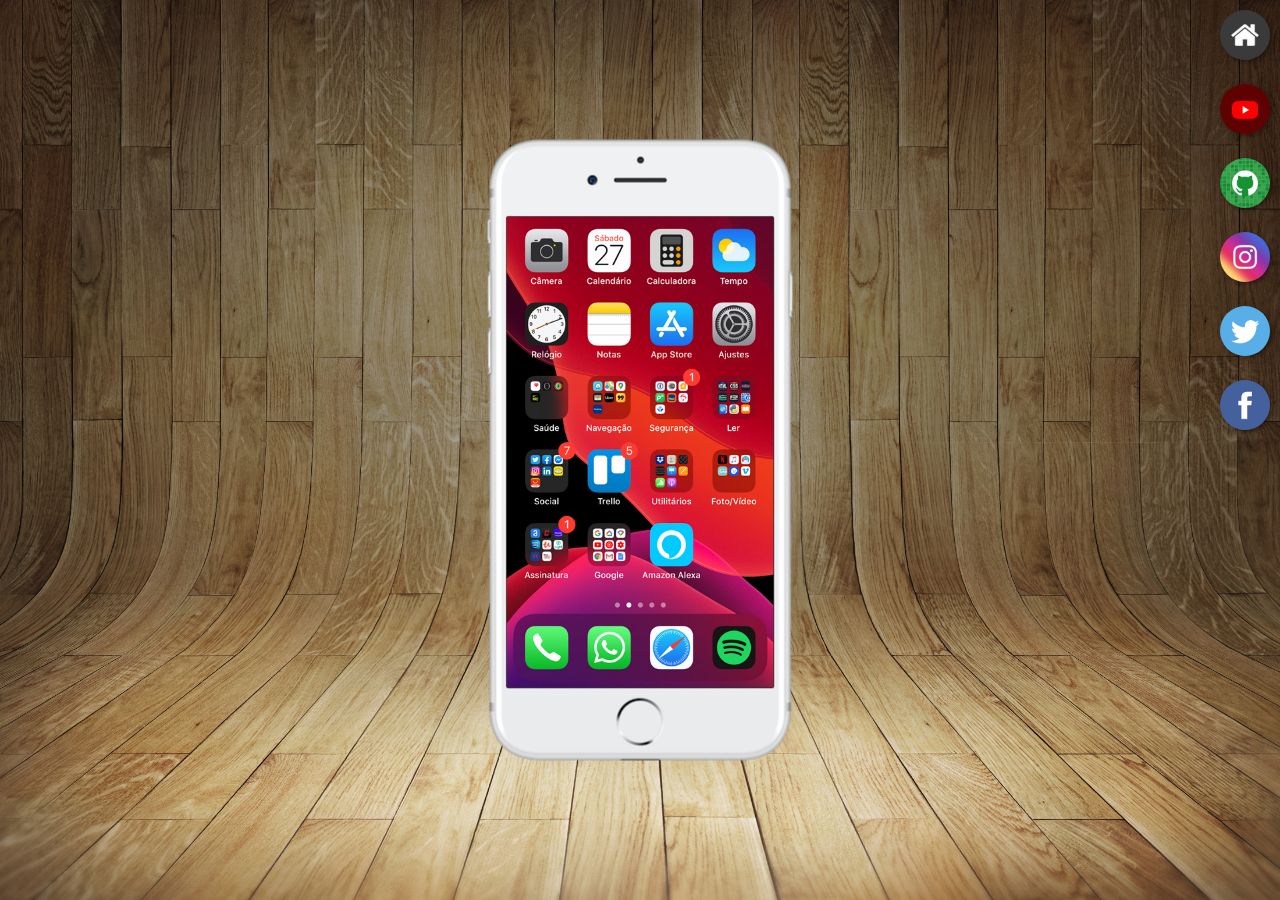
<file: index.html>
<!DOCTYPE html>
<html lang="pt-br">
<head>
    <meta charset="UTF-8">
    <meta http-equiv="X-UA-Compatible" content="IE=edge">
    <meta name="viewport" content="width=device-width, initial-scale=1.0">
    <title>Projeto Redes Sociais</title>
    <link rel="shortcut icon" href="favicon.ico" type="image/x-icon">
    <link rel="stylesheet" href="estilos/style.css">
</head>
<body>
    <main>
        <section id="telefone">
            <iframe src="home.html" name="tela" id="tela" frameborder="0">
                Seu navegador não é compatível com isso.
            </iframe>
        </section>
        <section id="redes-sociais">
            <a href="home.html" target="tela"><img src="imagens/logo-home.jpg" alt="home"></a> <br>
            <a href="youtube.html " target="tela"><img src="imagens/logo-youtube.jpg" alt="Youtube"></a> <br>
            <a href="github.html" target="tela"><img src="imagens/logo-github.jpg" alt="GitHub"></a> <br>
            <a href="instagram.html" target="tela"><img src="imagens/logo-instagram.jpg" alt="Instagram"></a> <br>
            <a href="twitter.html" target="tela"><img src="imagens/logo-twitter.jpg" alt="Twitter"></a> <br>
            <a href="facebook.html" target="tela"><img src="imagens/logo-facebook.jpg" alt="Facebook"></a>
        </section>
    </main>
</body>
</html>
</file>
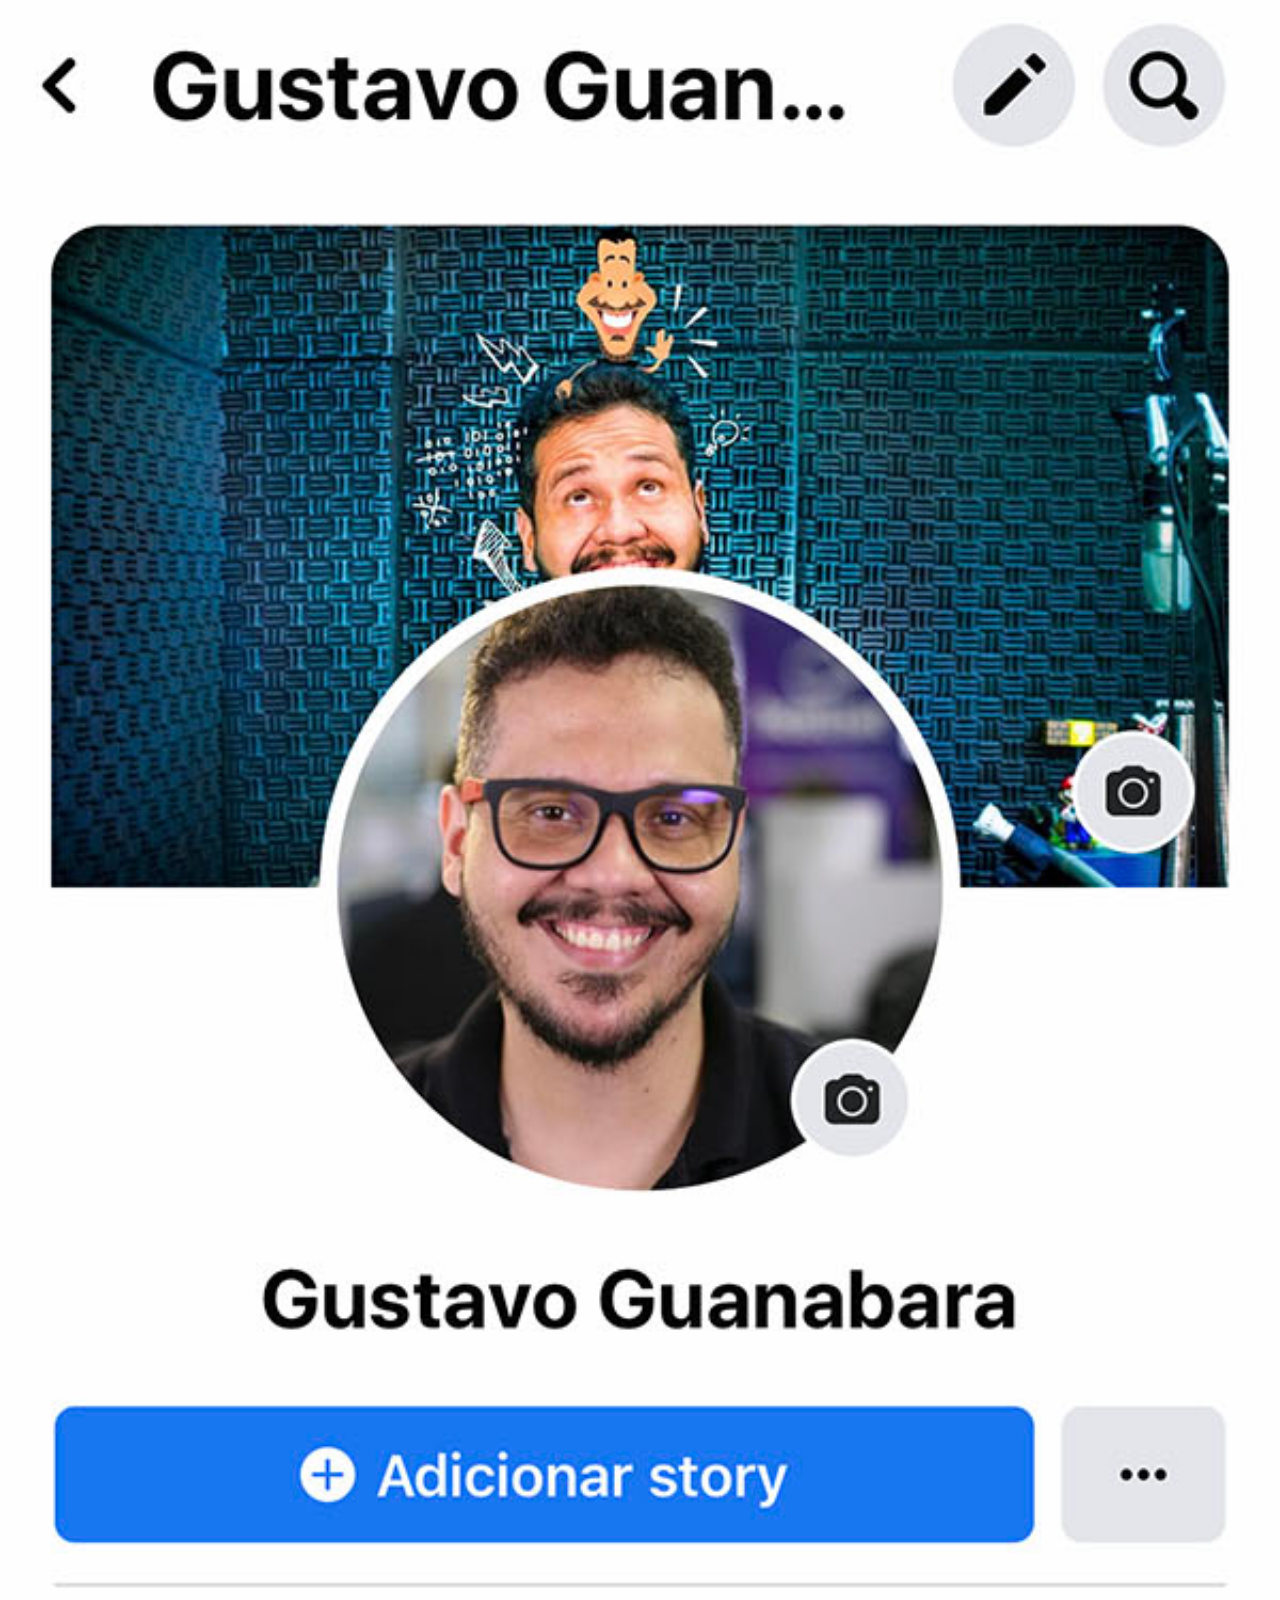
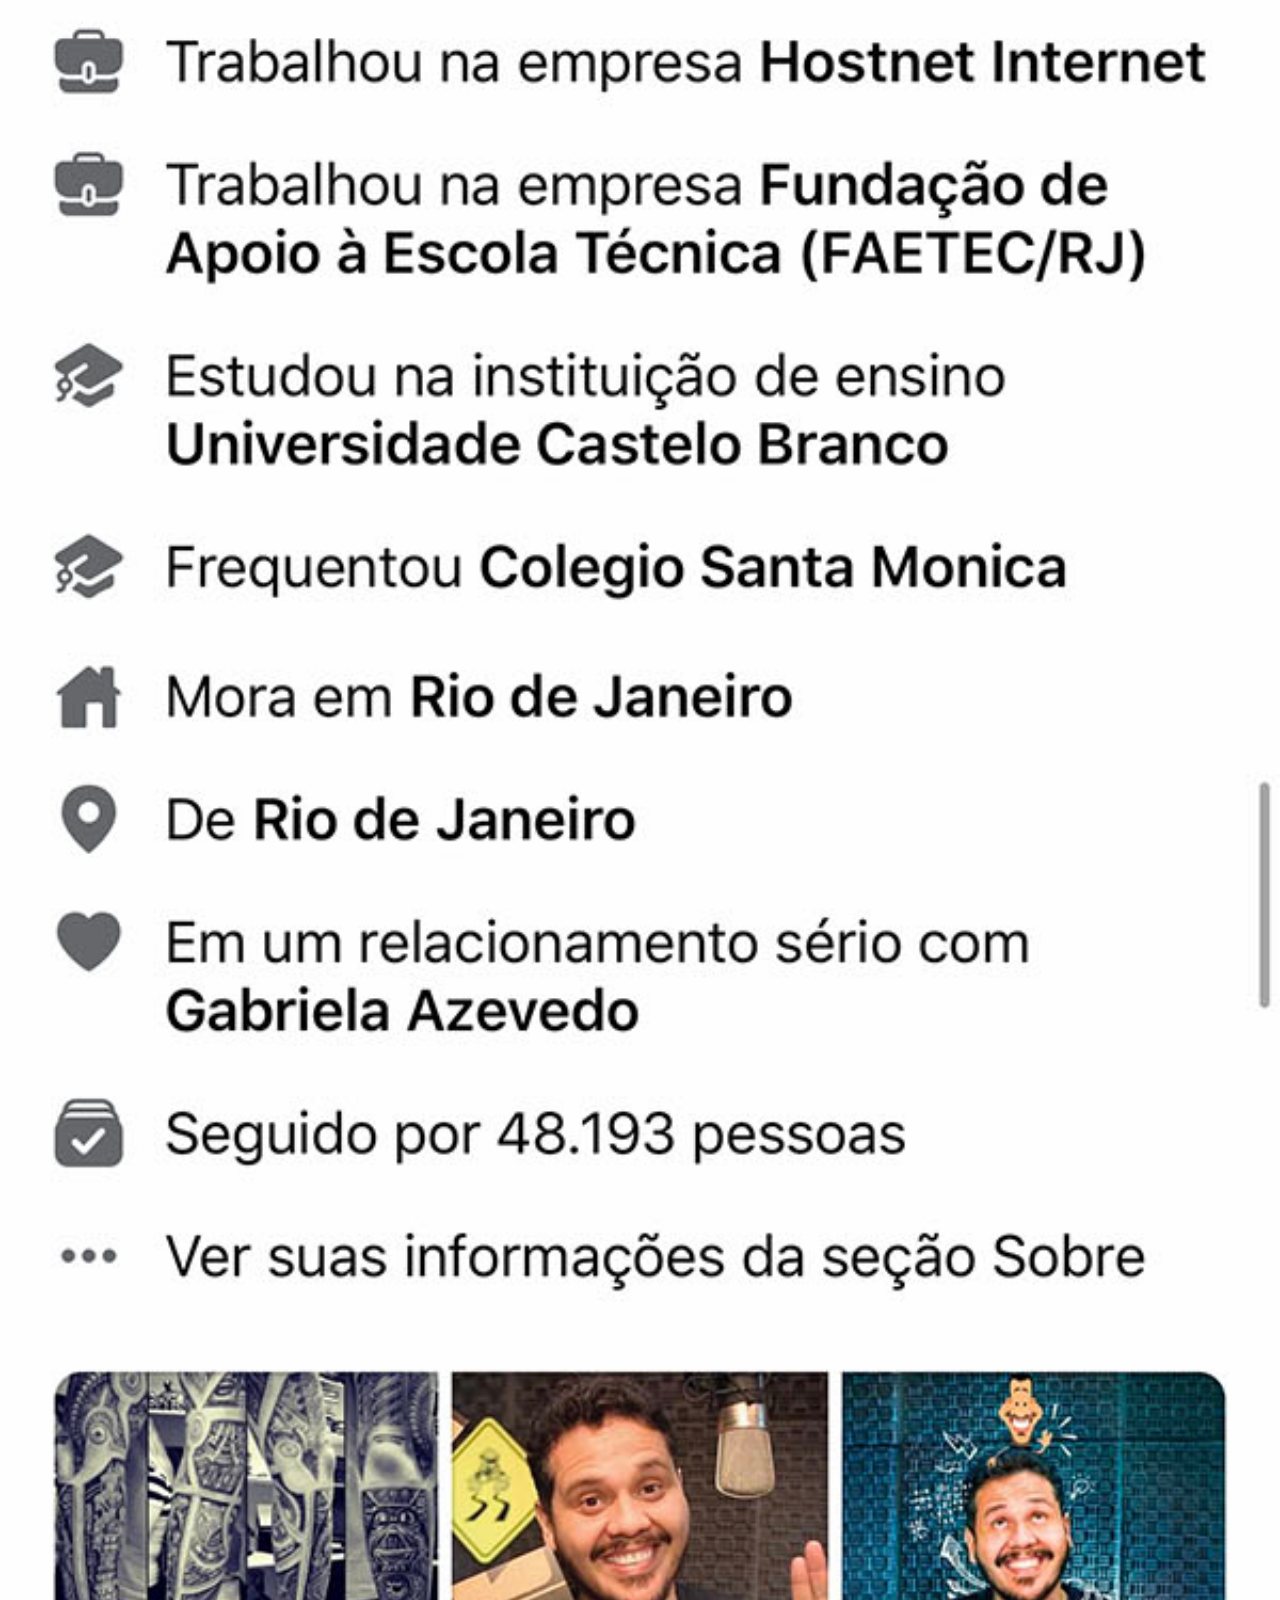
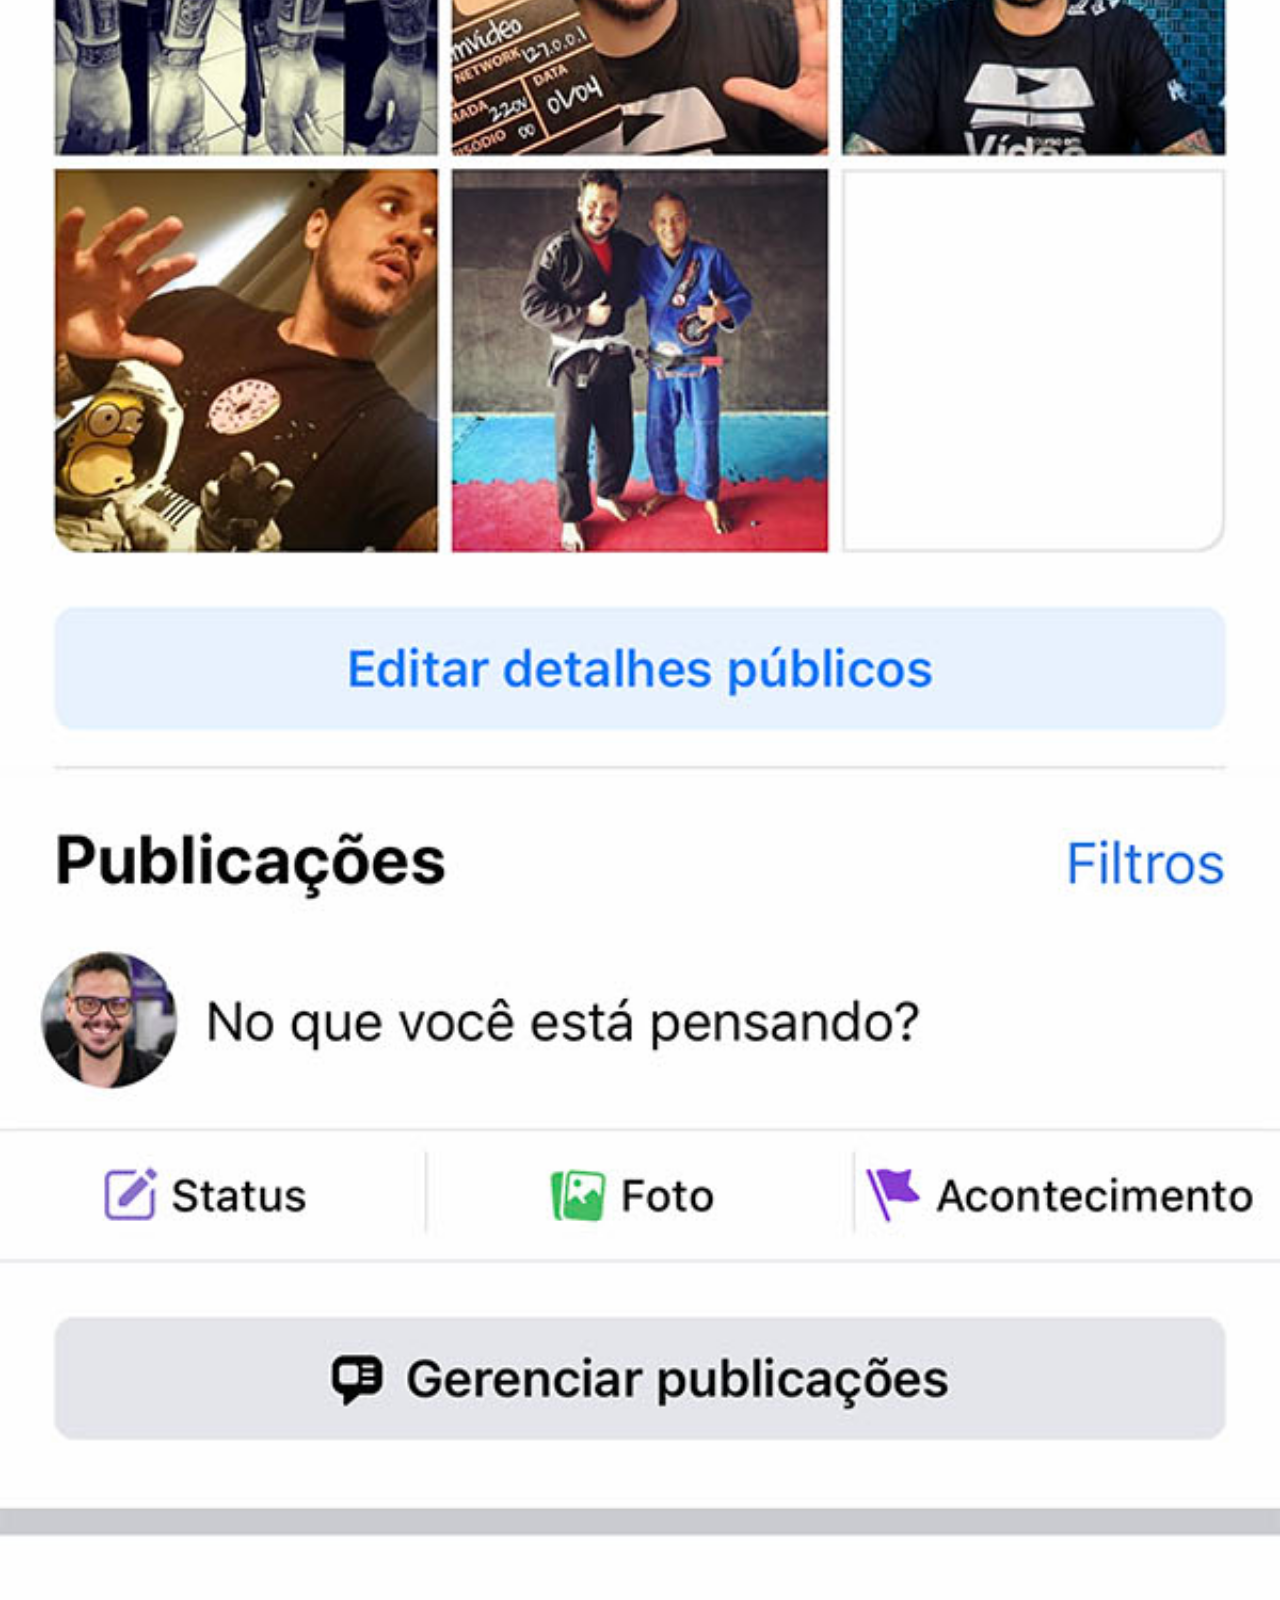
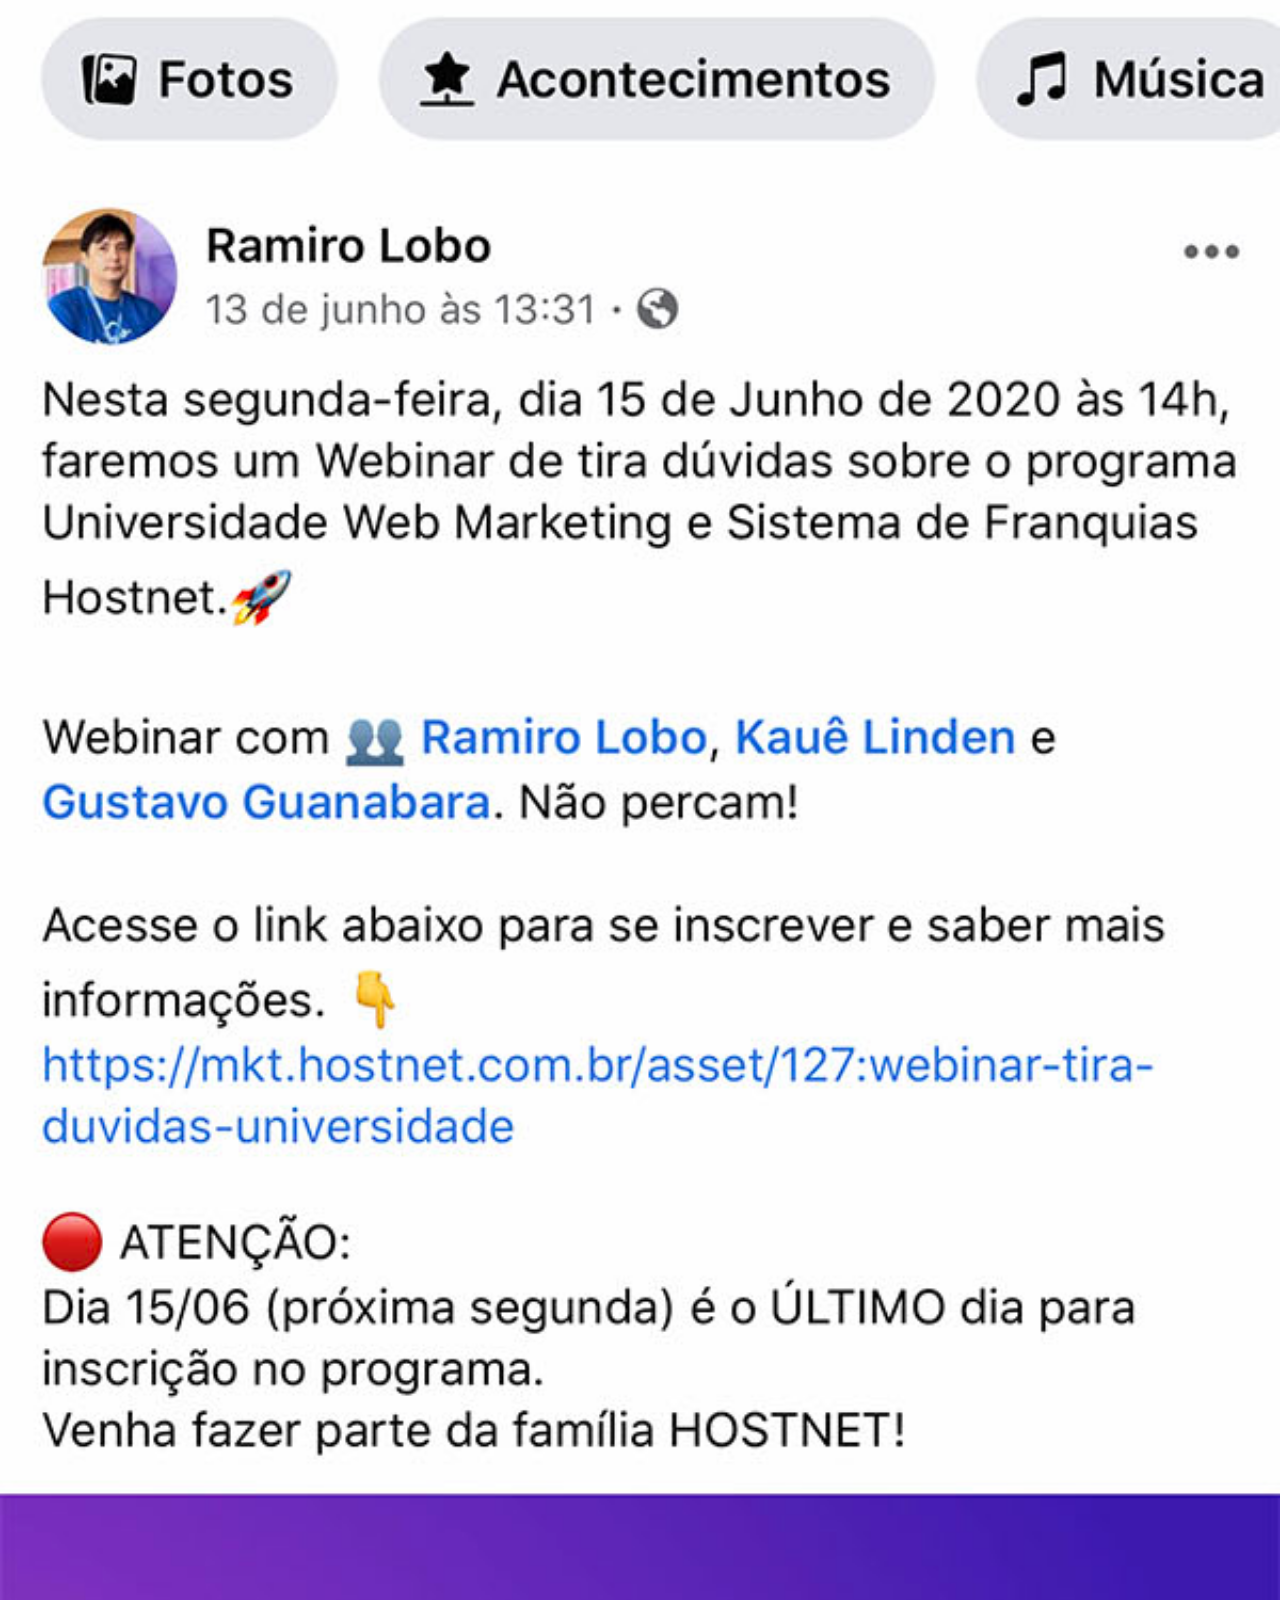
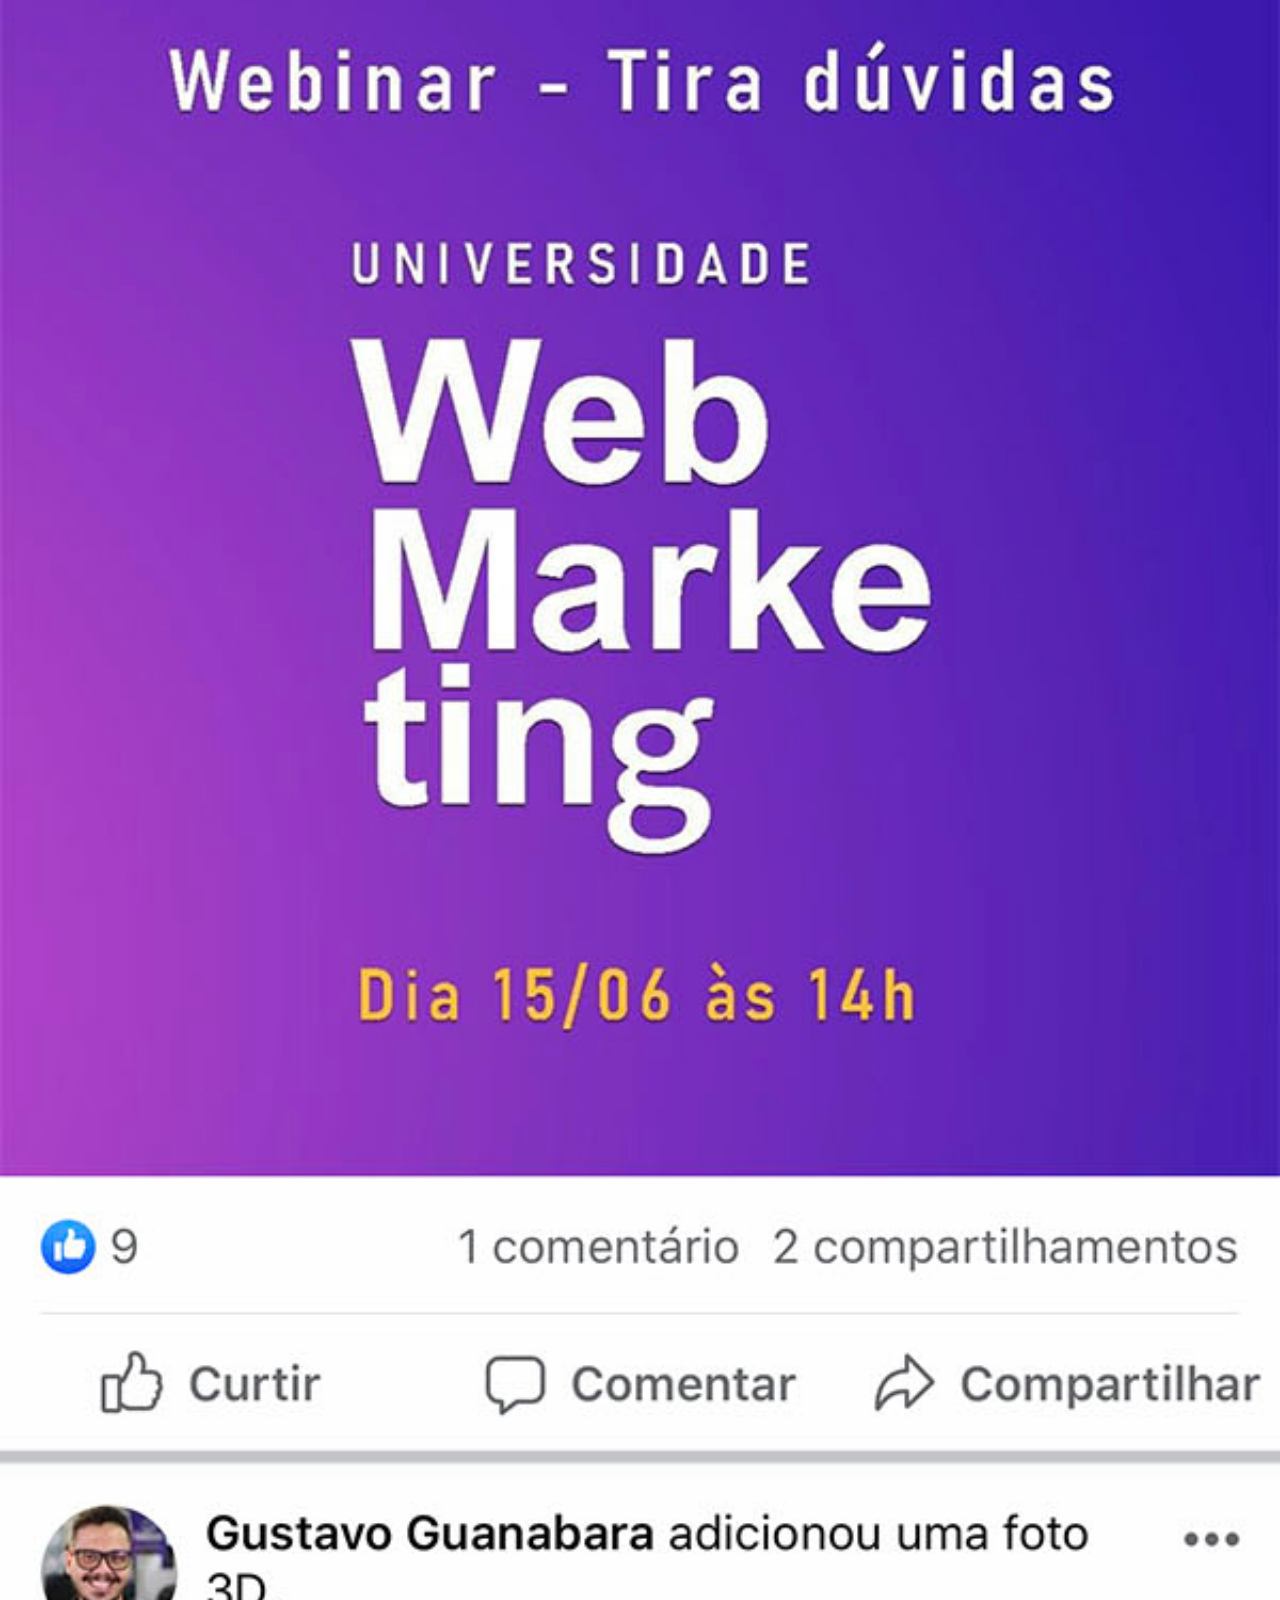
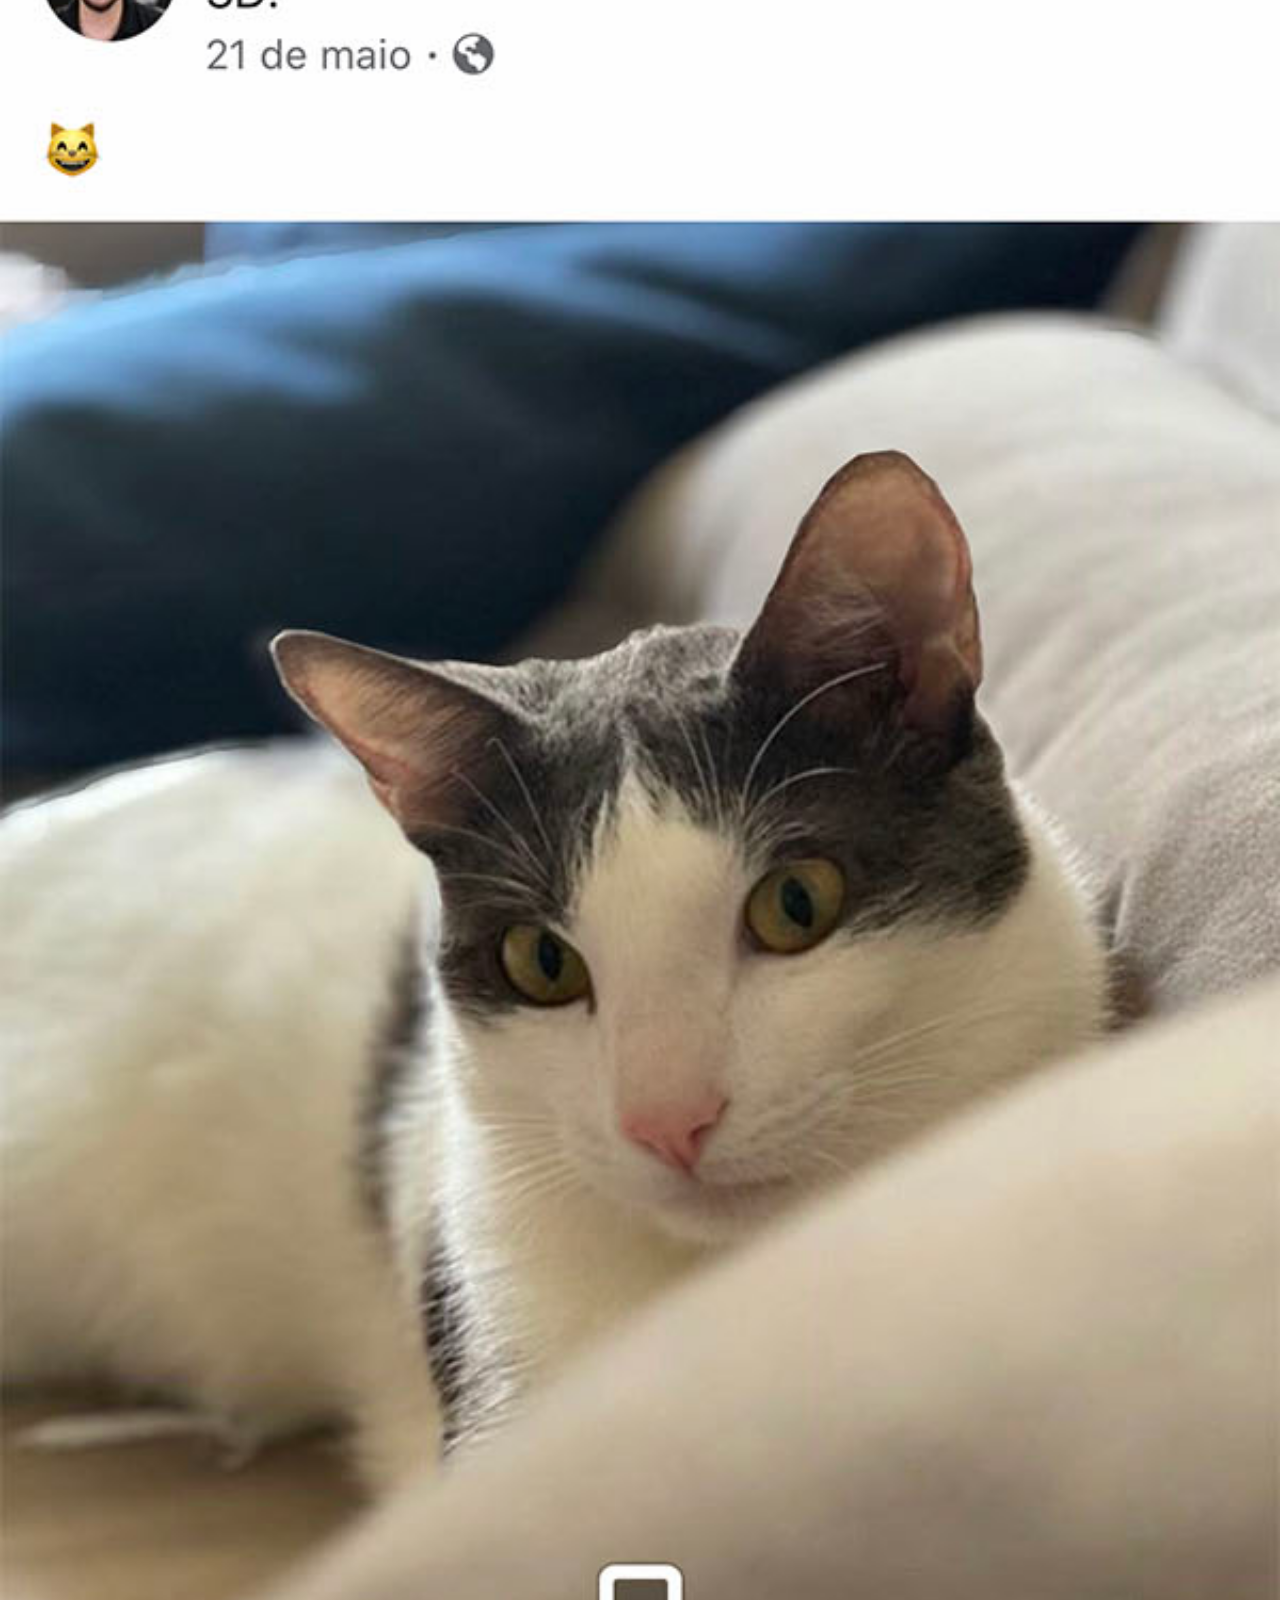
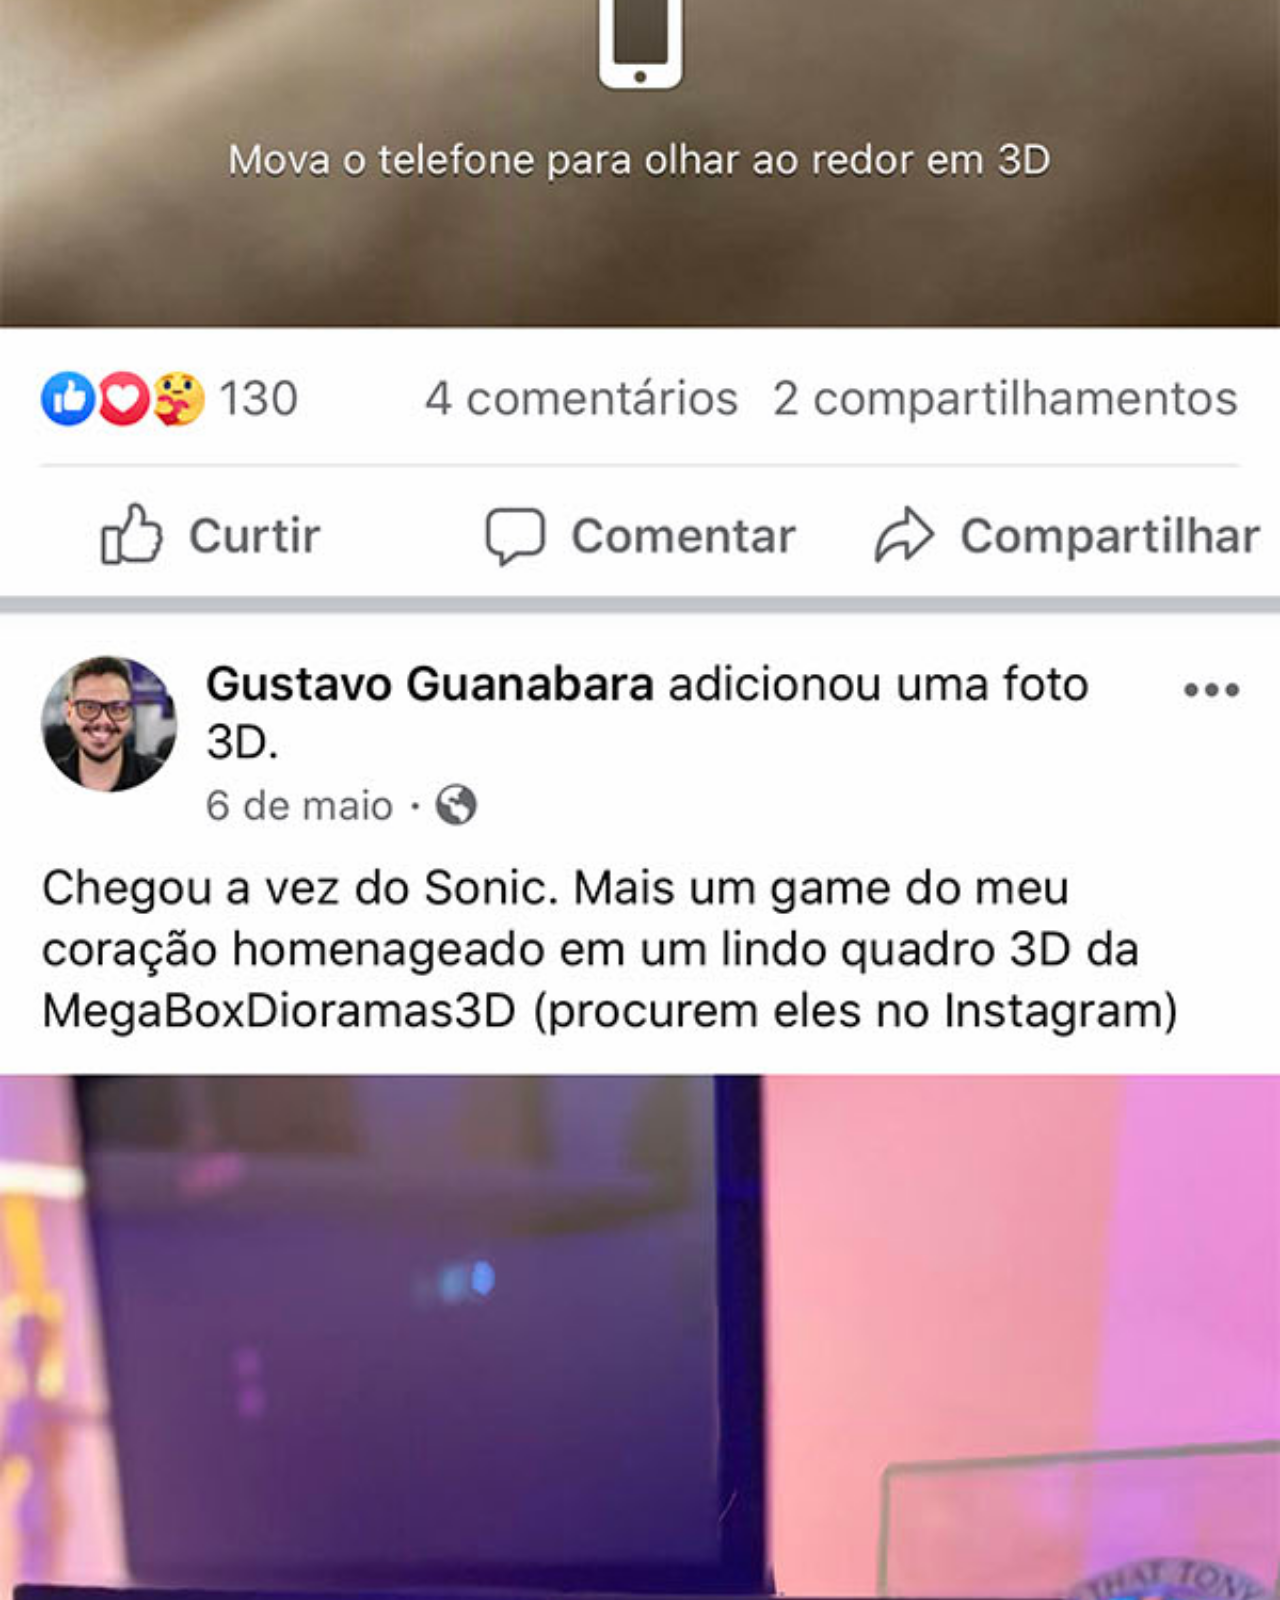
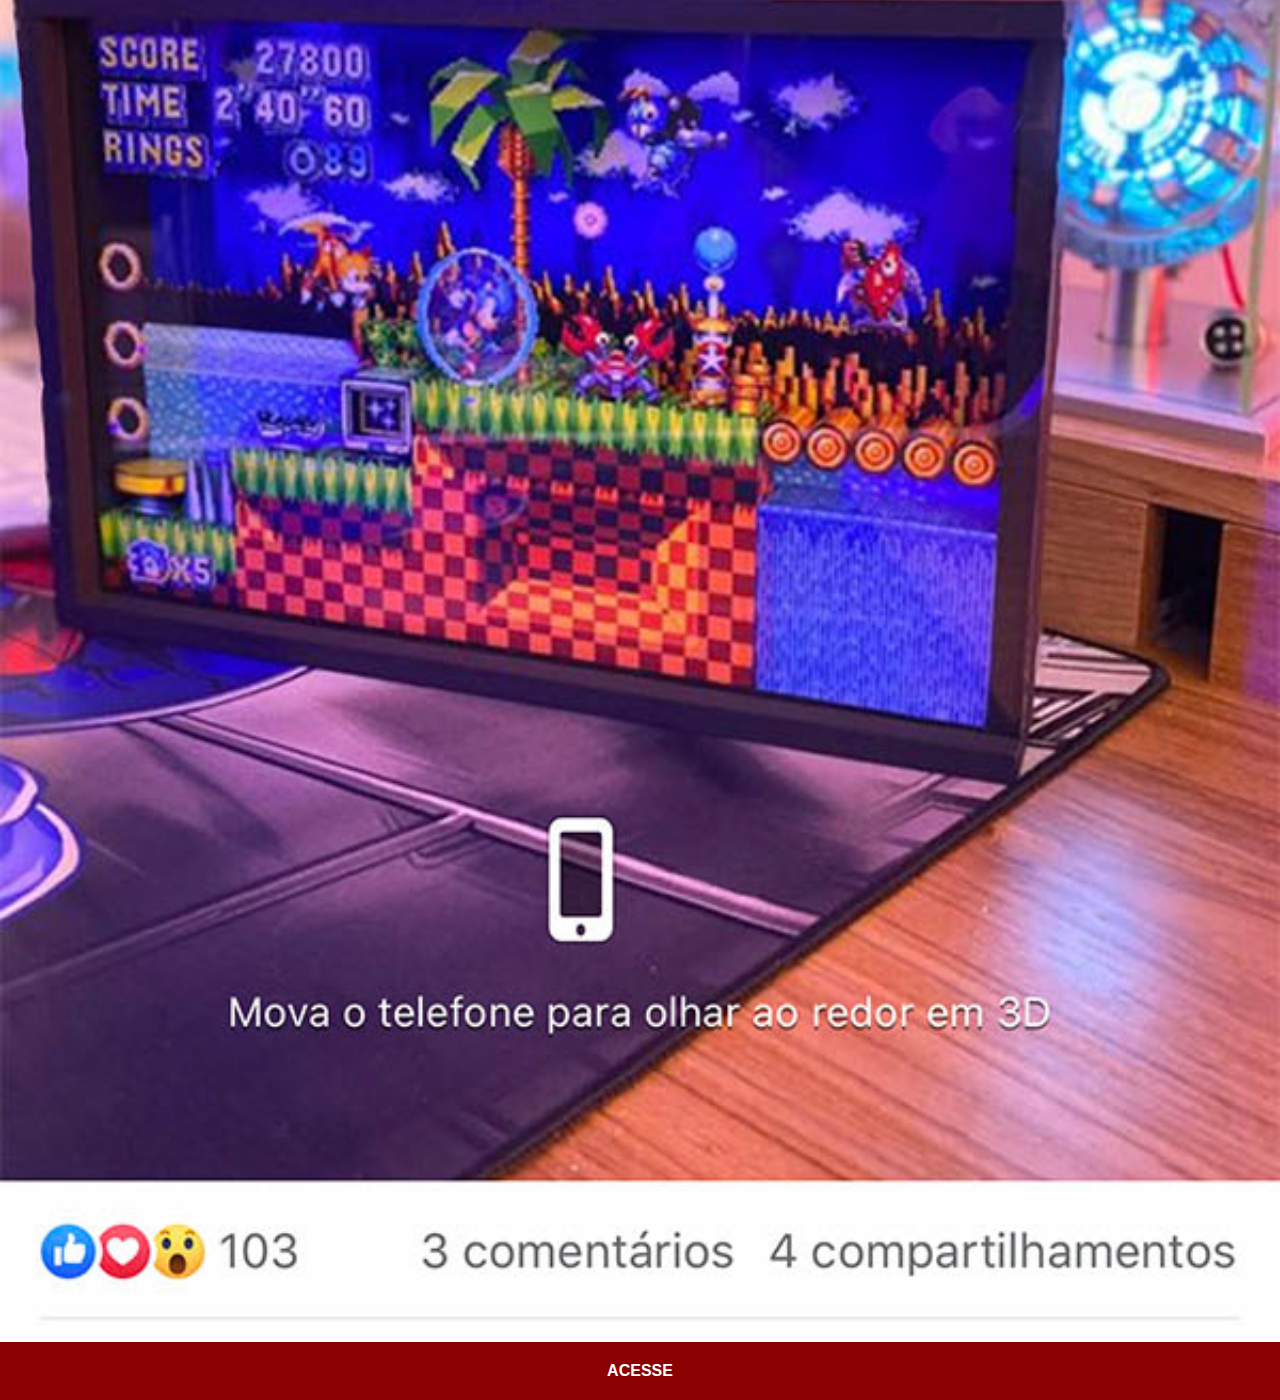
<file: facebook.html>
<!DOCTYPE html>
<html lang="pt-br">
<head>
    <meta charset="UTF-8">
    <meta http-equiv="X-UA-Compatible" content="IE=edge">
    <meta name="viewport" content="width=device-width, initial-scale=1.0">
    <title>Facebook</title>
    <link rel="stylesheet" href="estilos/social.css">
</head>
<body>
    <img src="imagens/tela-facebook.jpg" alt="Facebook">
    <a href="https://www.facebook.com/gustavoguanabara/?locale=pt_BR" target="_blank">ACESSE</a>
</body>
</html>
</file>
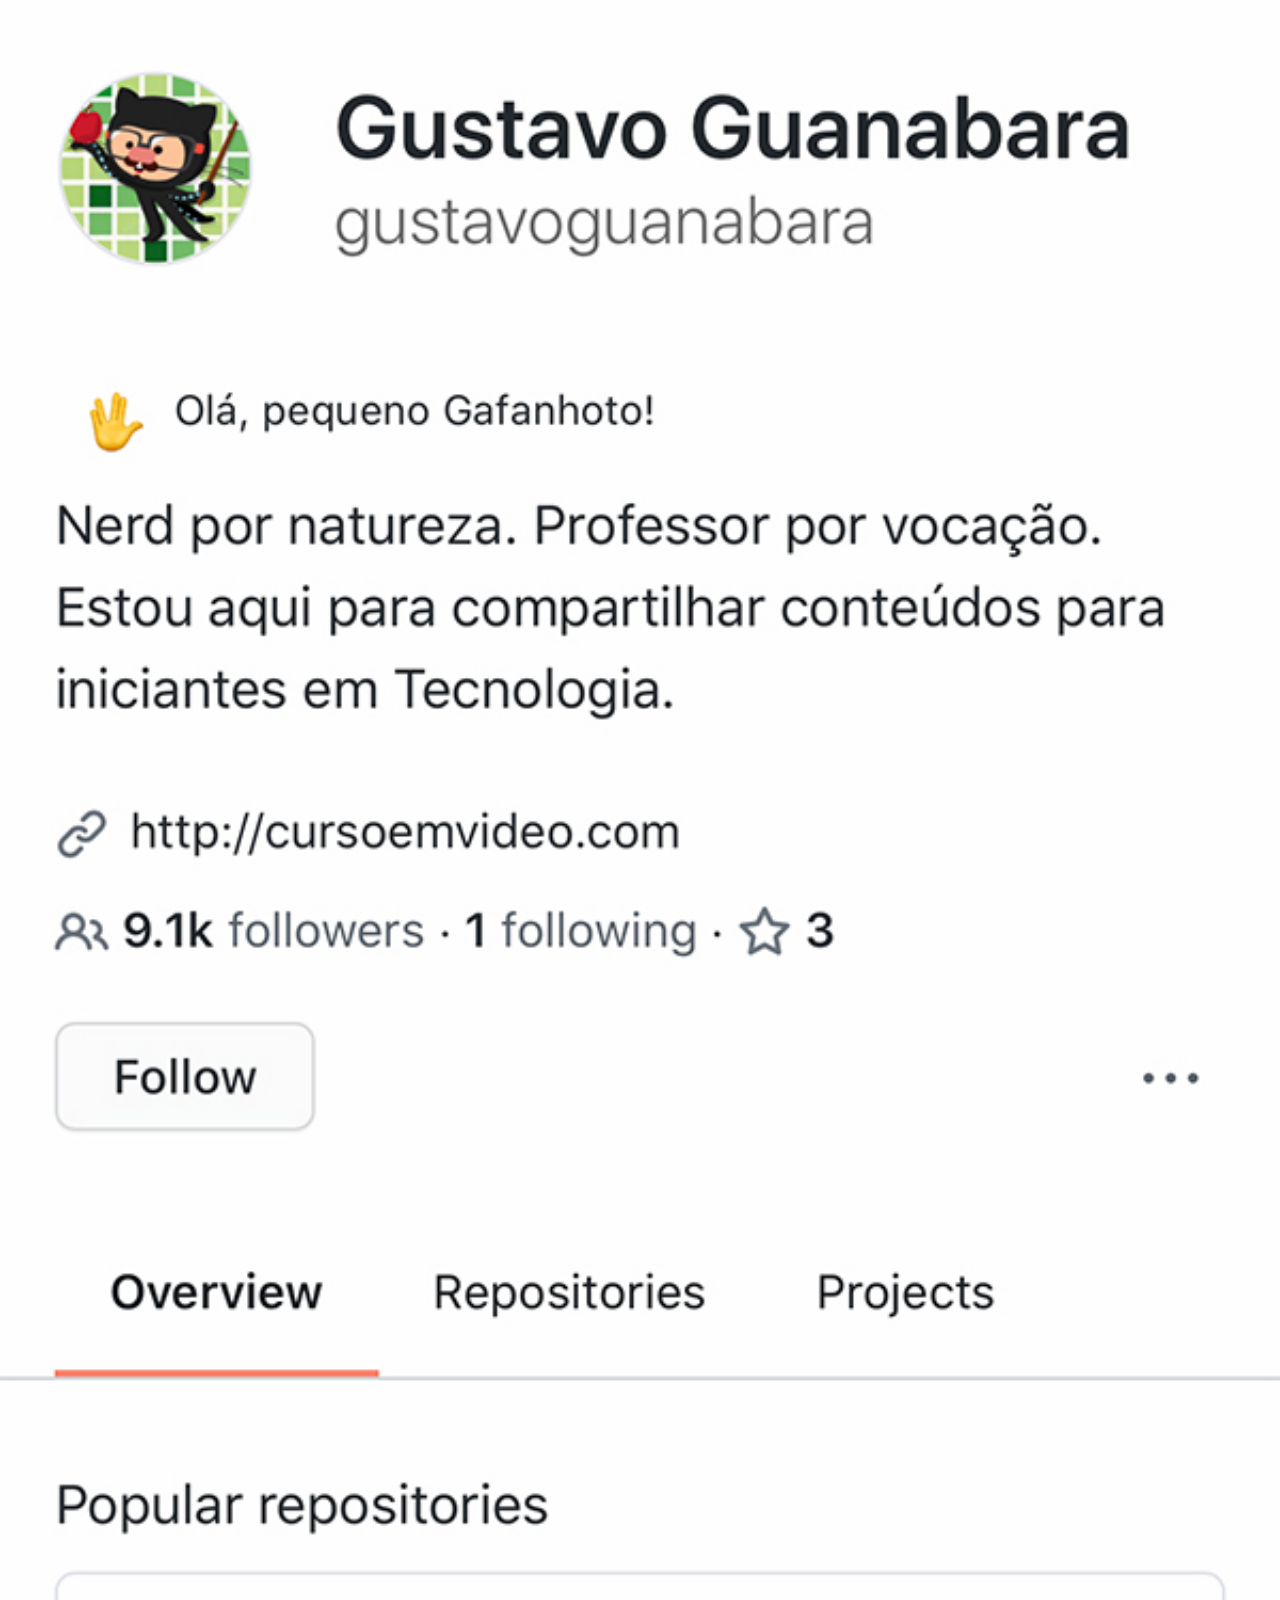
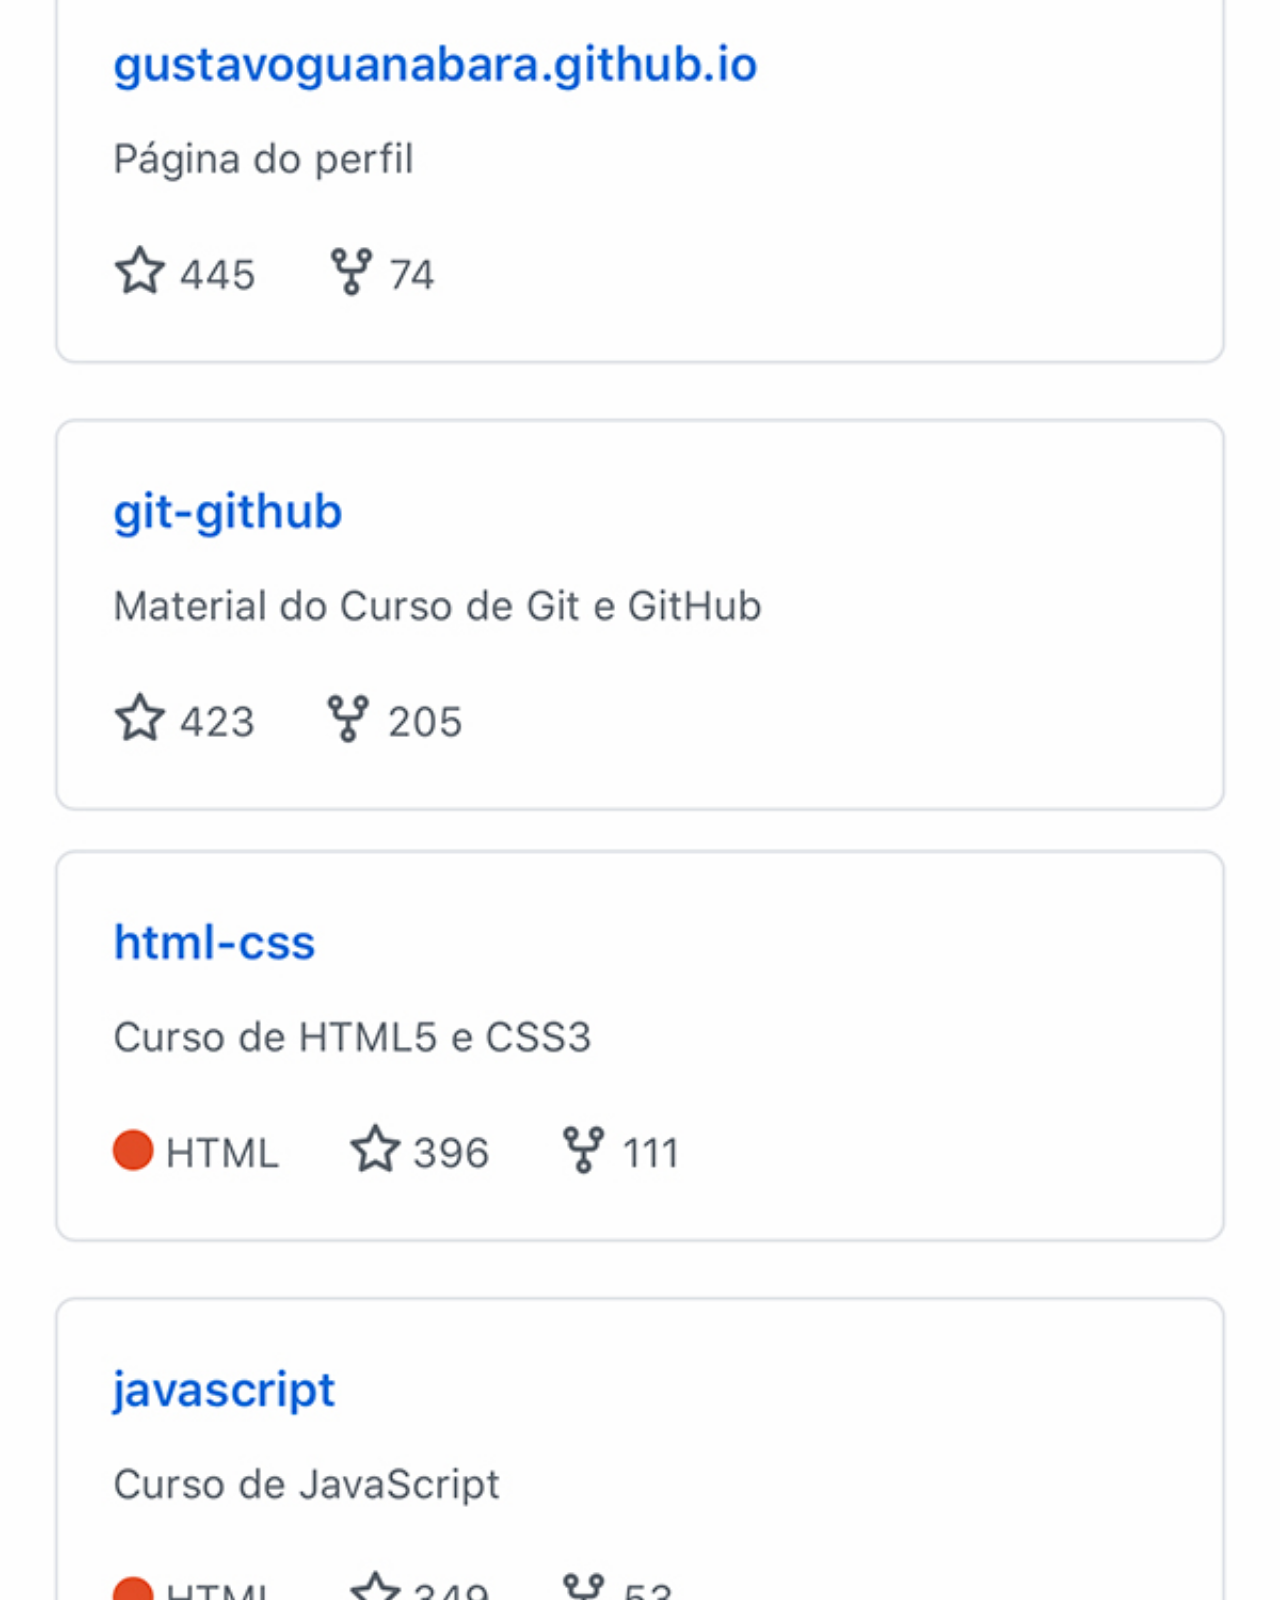
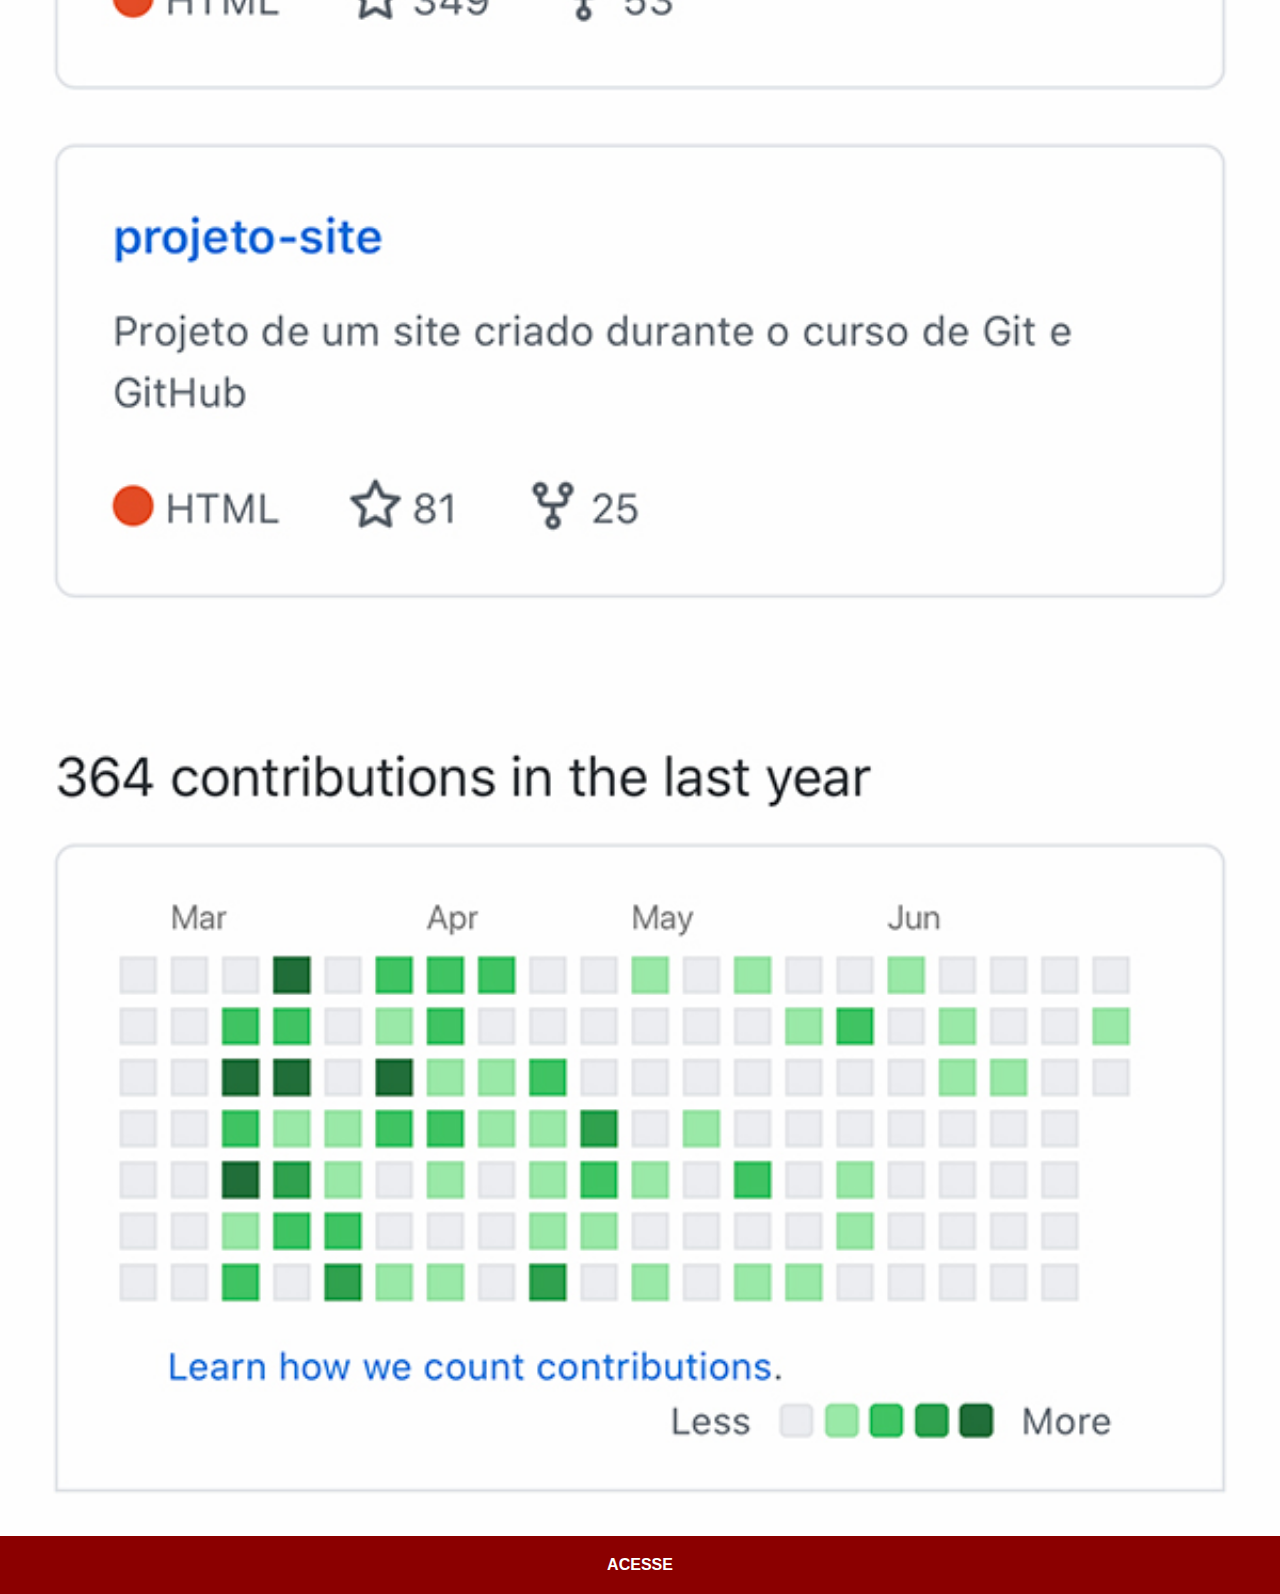
<file: github.html>
<!DOCTYPE html>
<html lang="pt-br">
<head>
    <meta charset="UTF-8">
    <meta http-equiv="X-UA-Compatible" content="IE=edge">
    <meta name="viewport" content="width=device-width, initial-scale=1.0">
    <title>GiHub</title>
    <link rel="stylesheet" href="estilos/social.css">
</head>
<body>
    <img src="imagens/tela-github.jpg" alt="GitHub">
    <a href="https://github.com/gustavoguanabara" target="_blank">ACESSE</a>
</body>
</html>
</file>
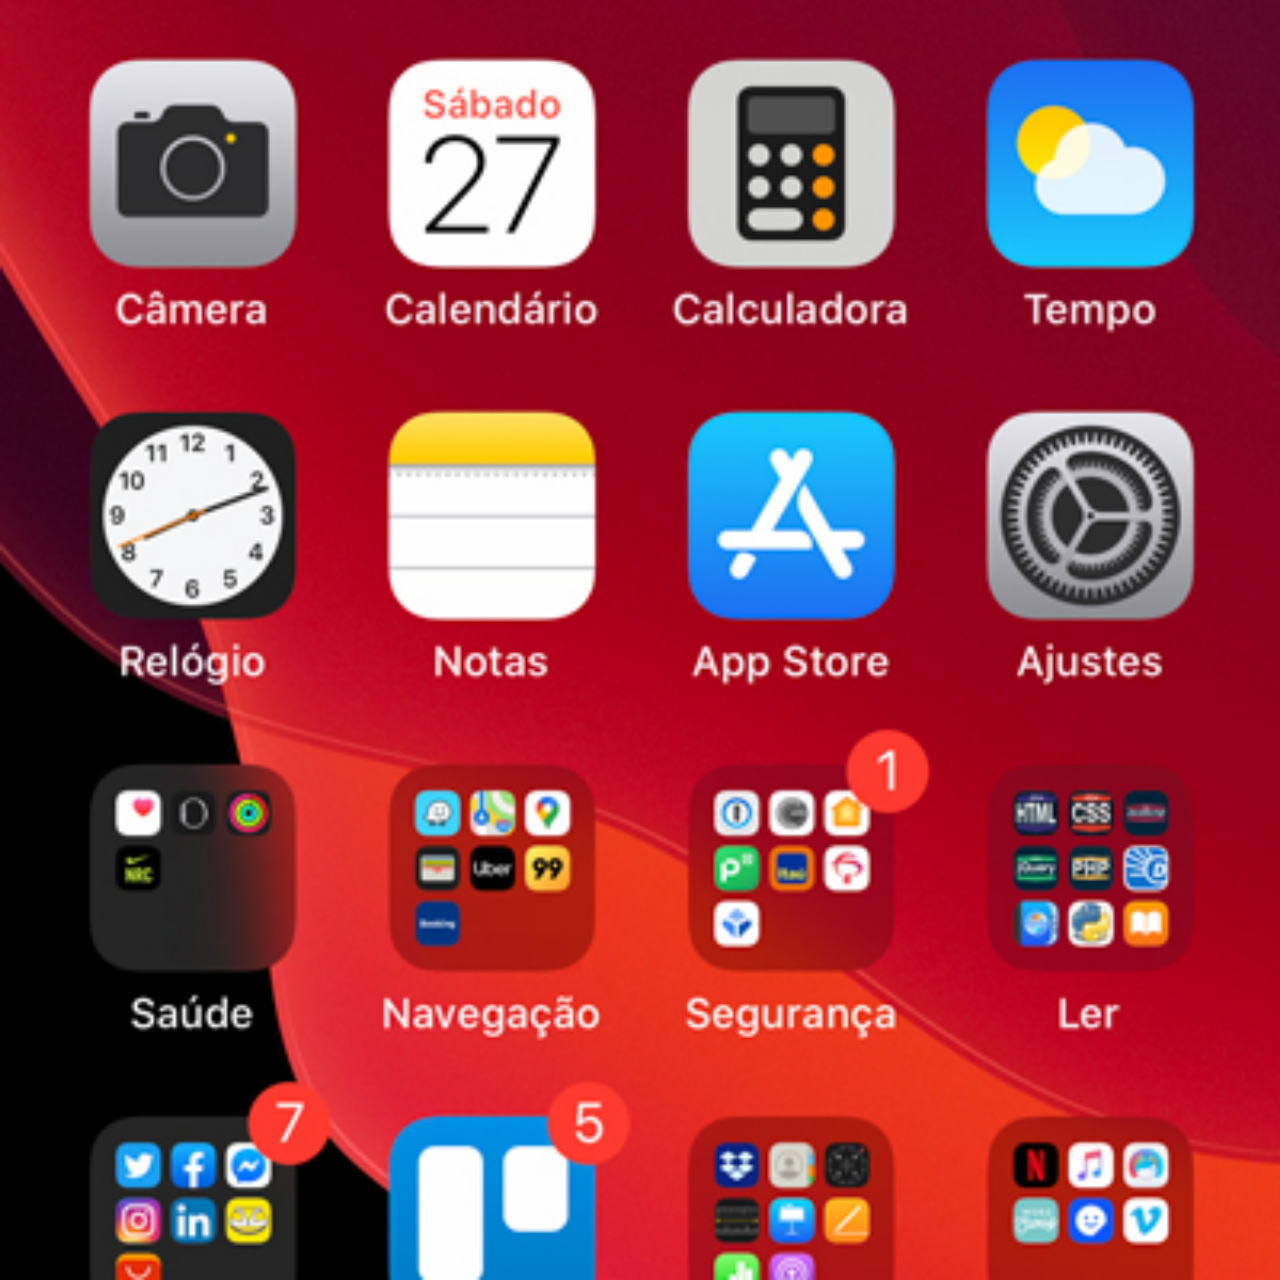
<file: home.html>
<!DOCTYPE html>
<html lang="pt-br">
<head>
    <meta charset="UTF-8">
    <meta http-equiv="X-UA-Compatible" content="IE=edge">
    <meta name="viewport" content="width=device-width, initial-scale=1.0">
    <title>Home</title>
</head>
<style>
    * {
        margin: 0px;
        padding: 0px;
    }

    body {
        width: 100vw;
        height: 100vw;
        background: black url('imagens/tela-home.jpg') no-repeat top center;
        background-size: cover;
    }
</style>
<body>
    
</body>
</html>
</file>
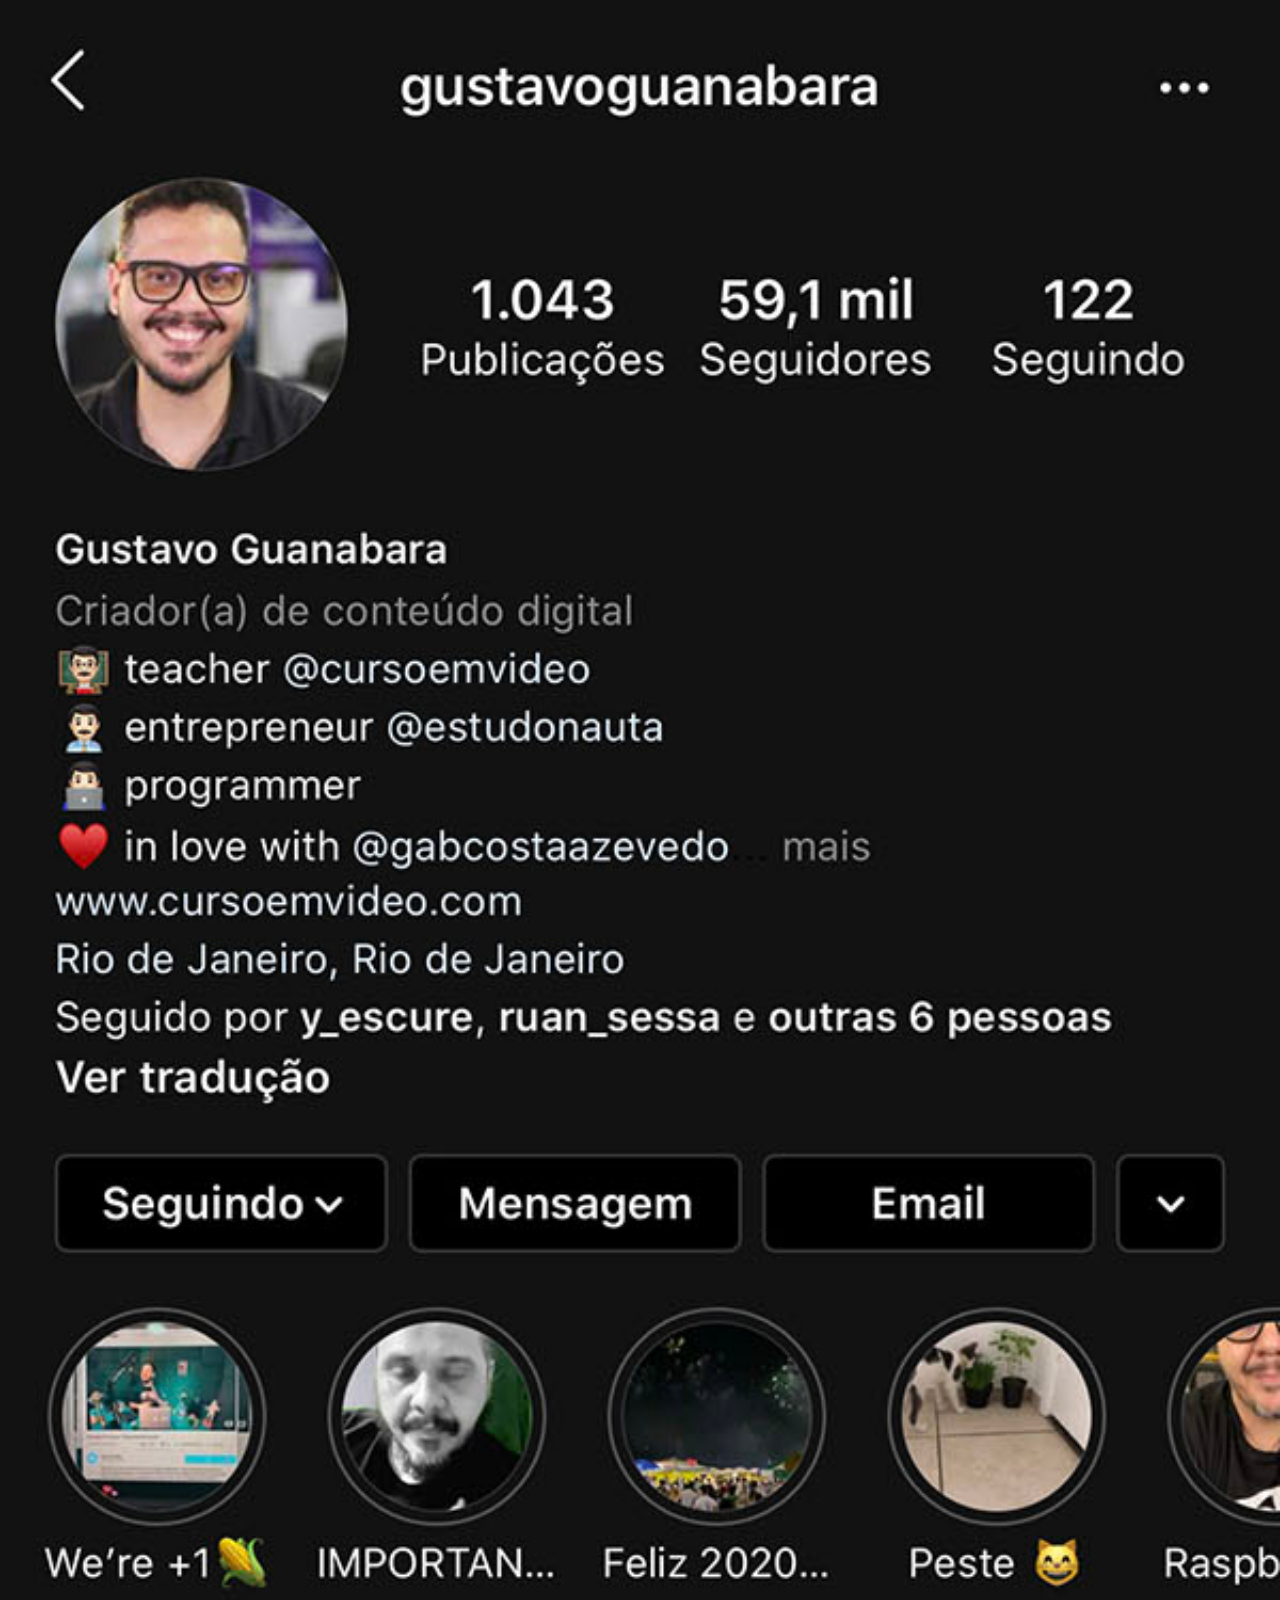
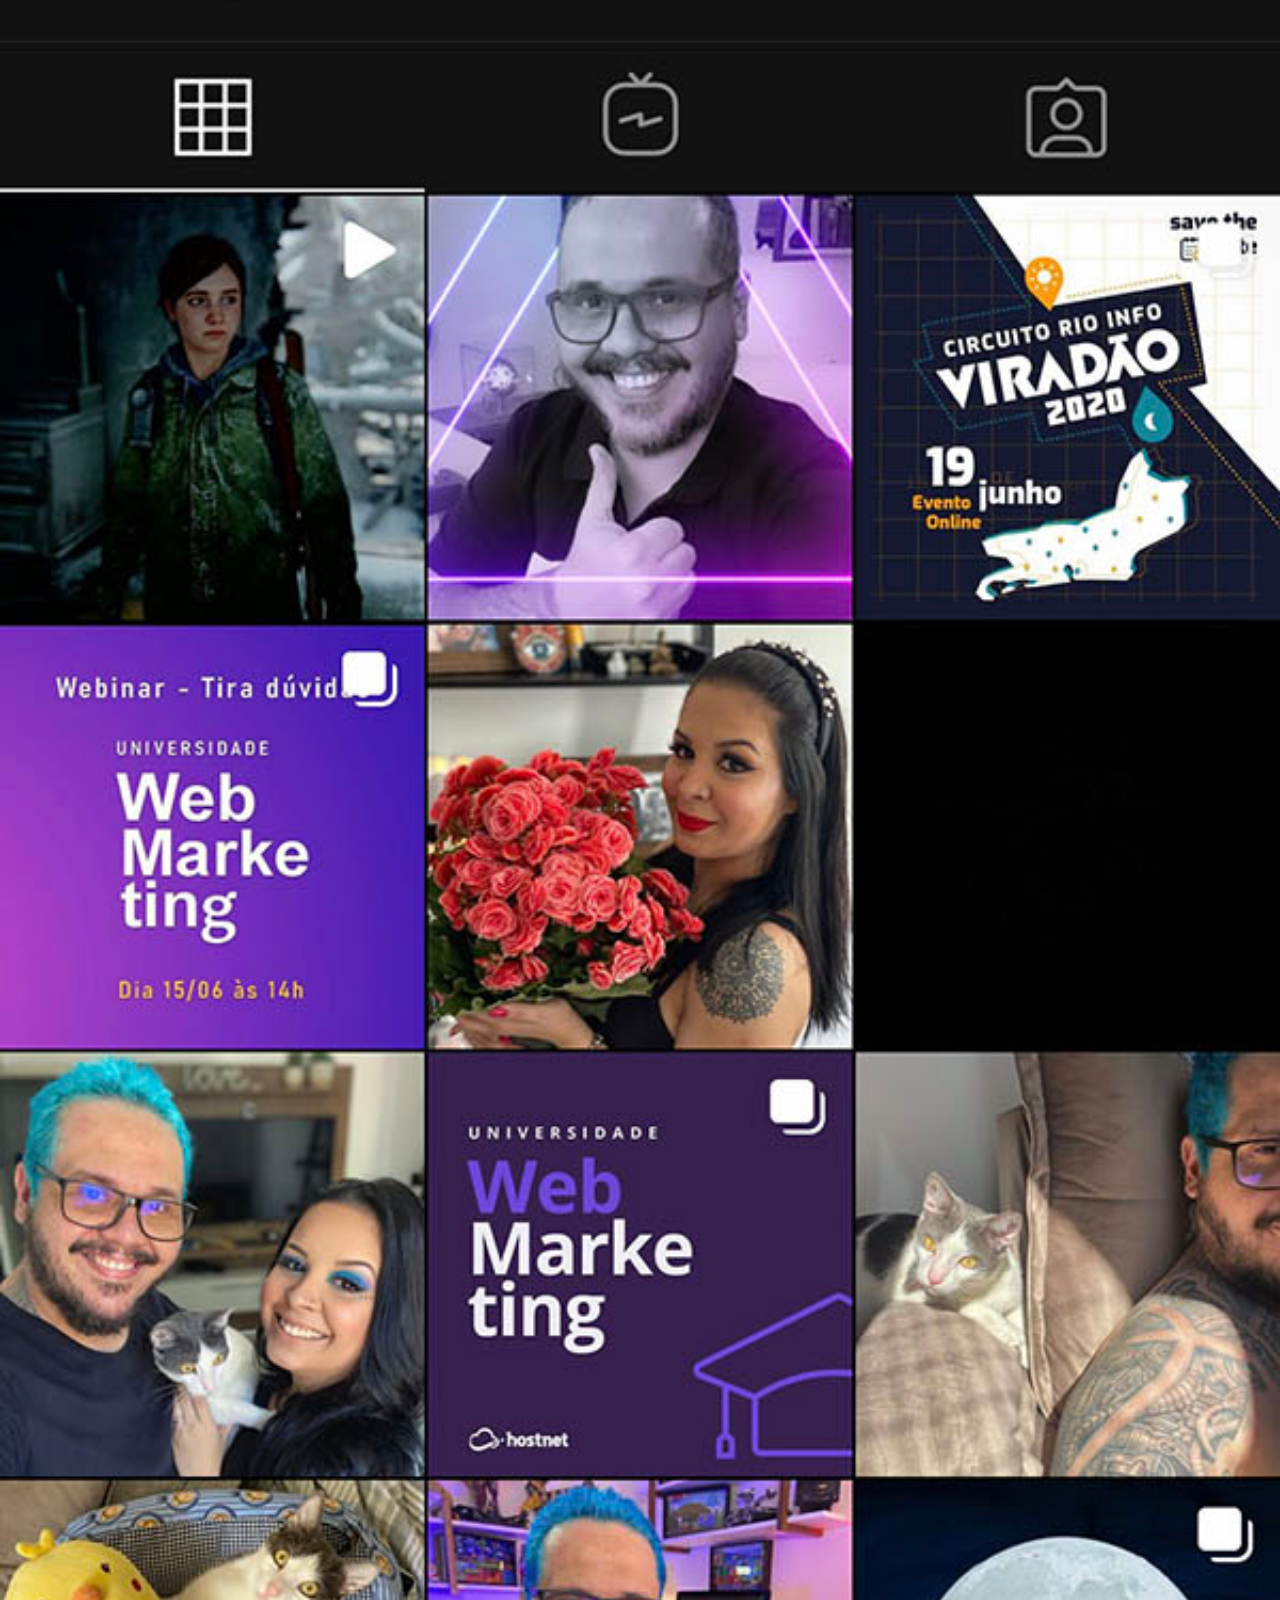
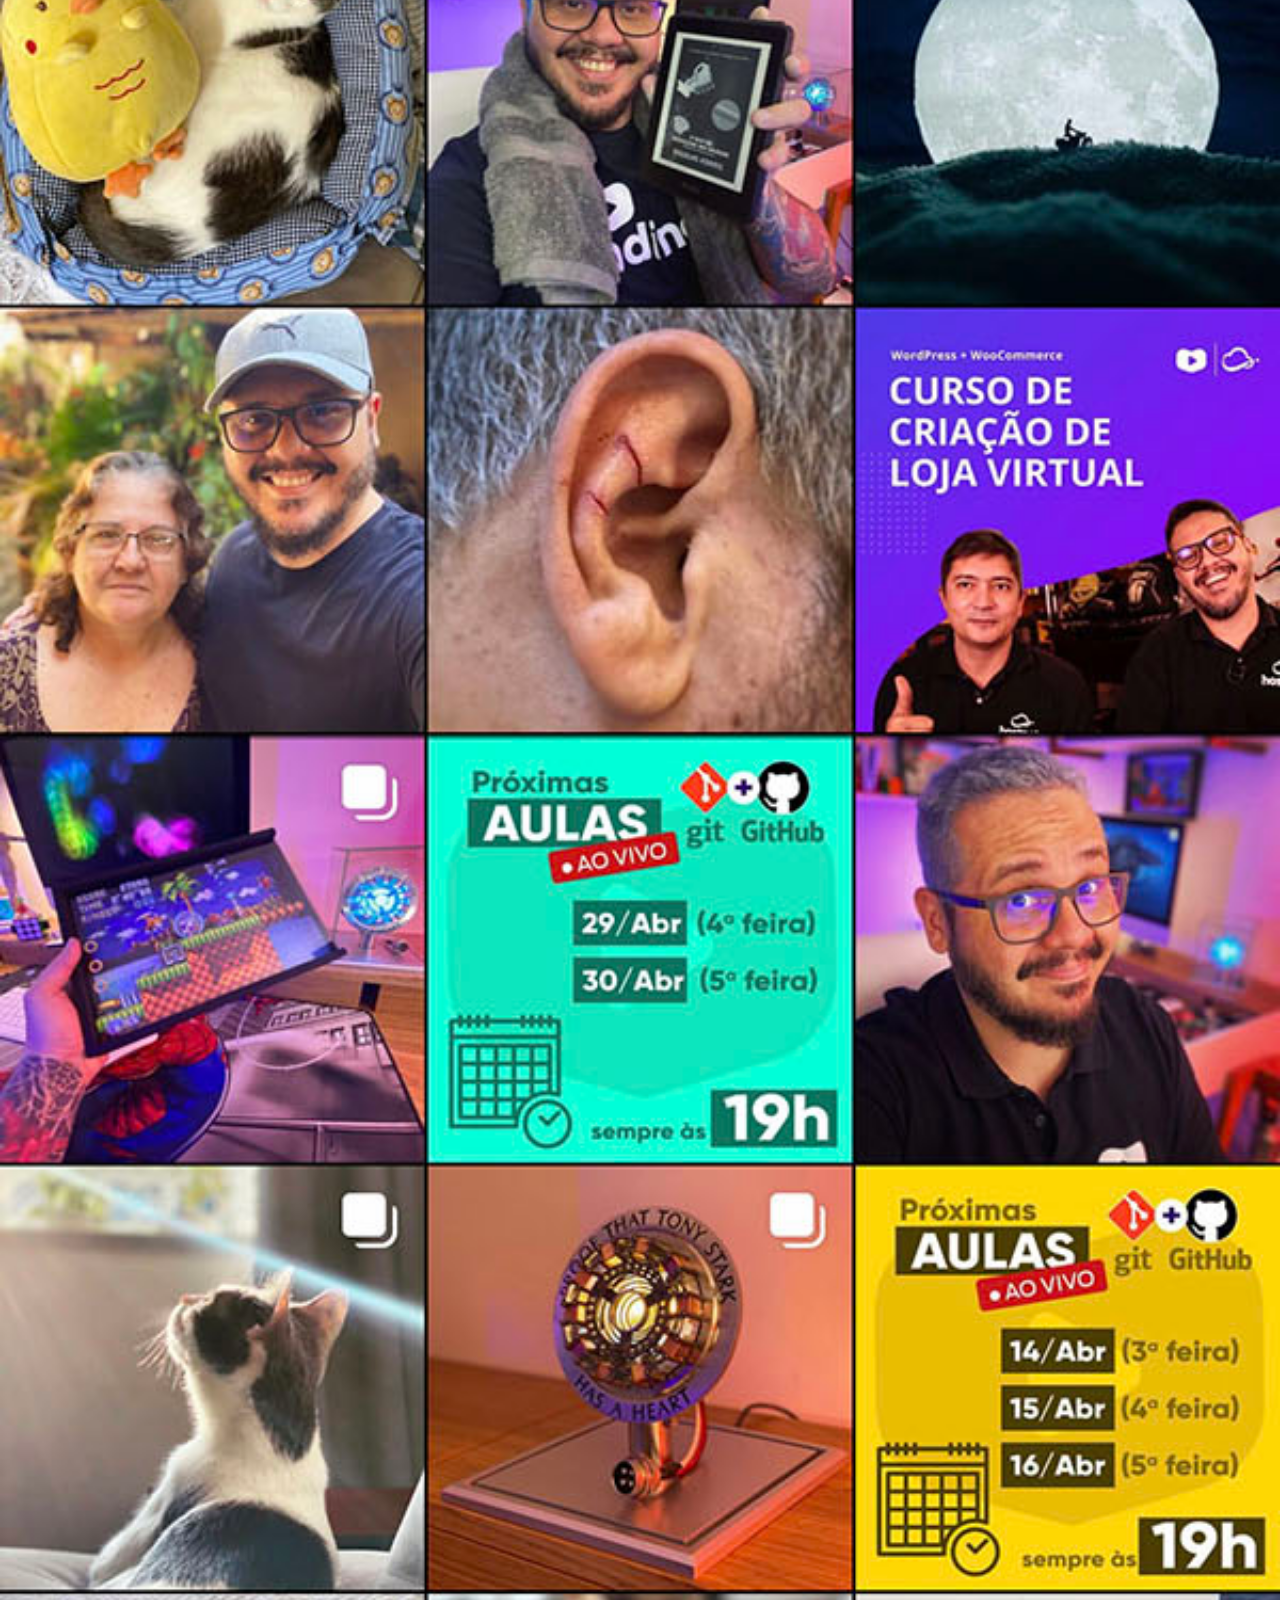
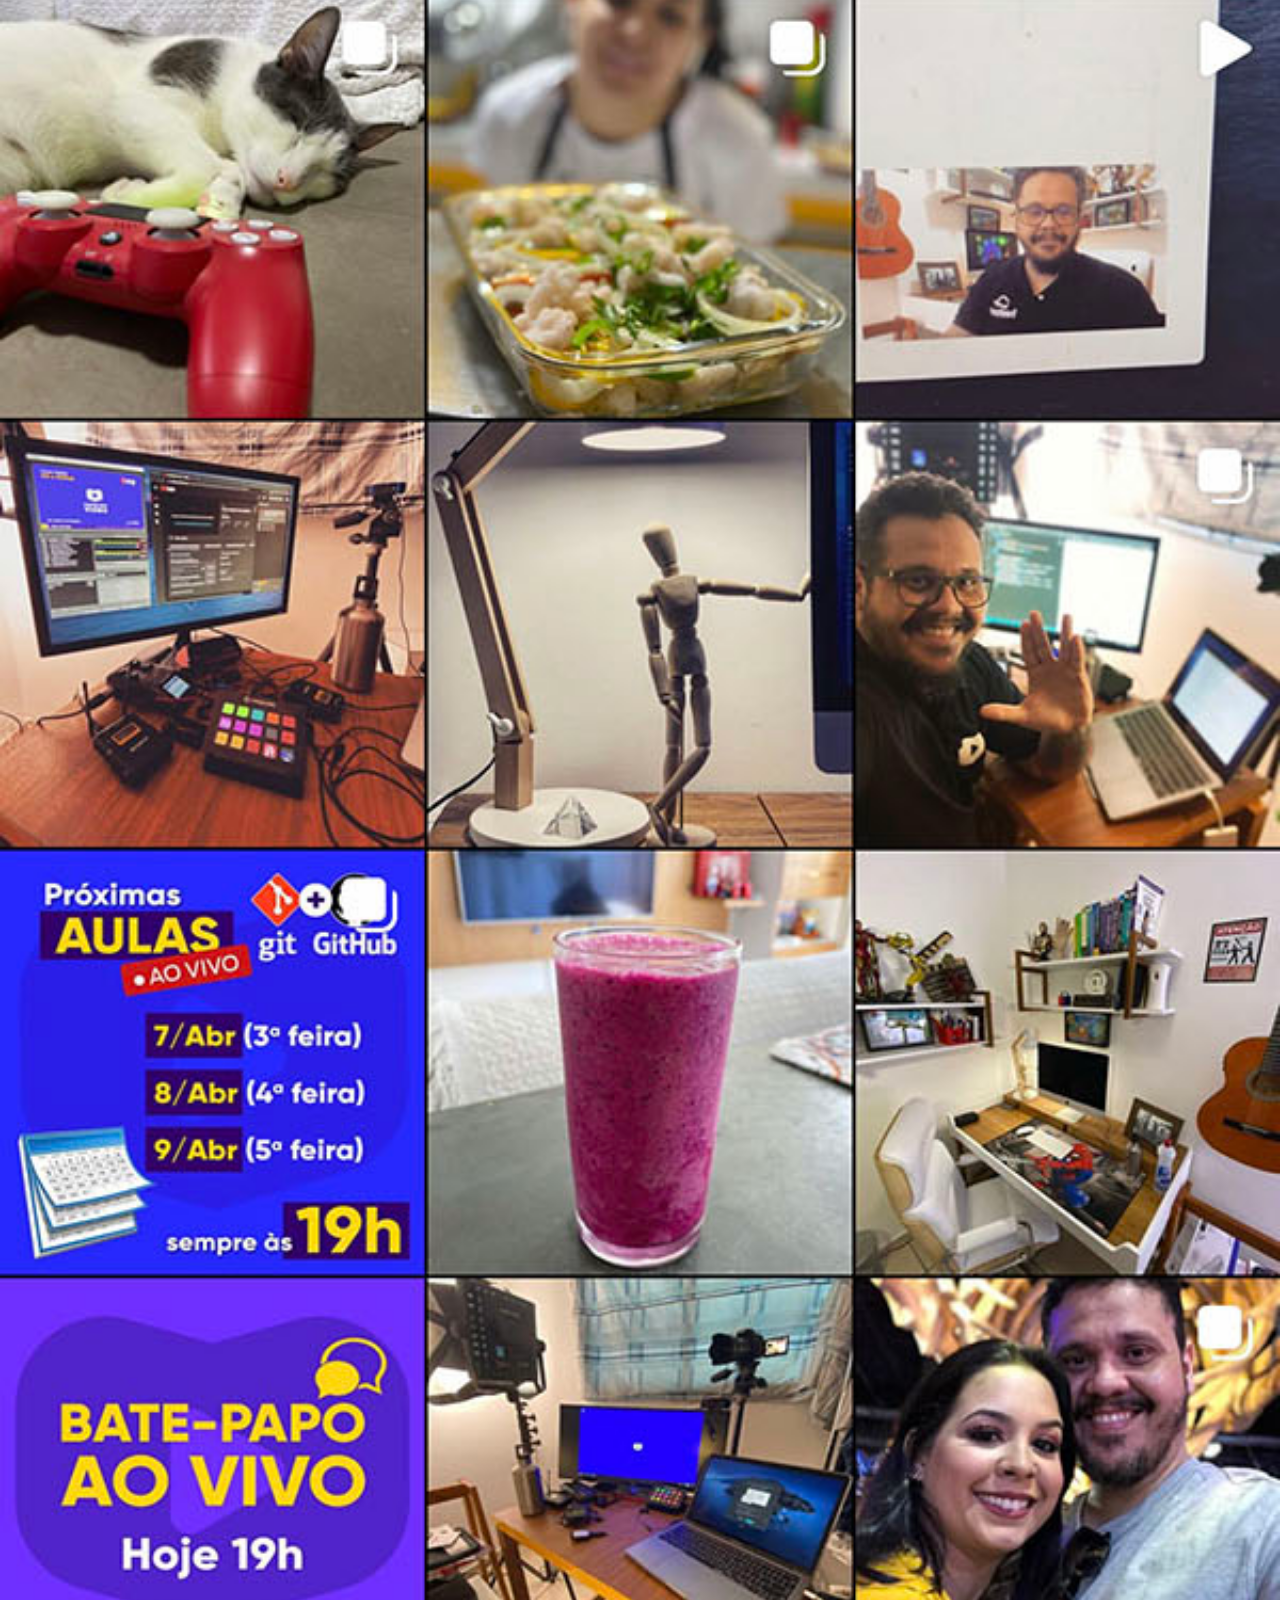
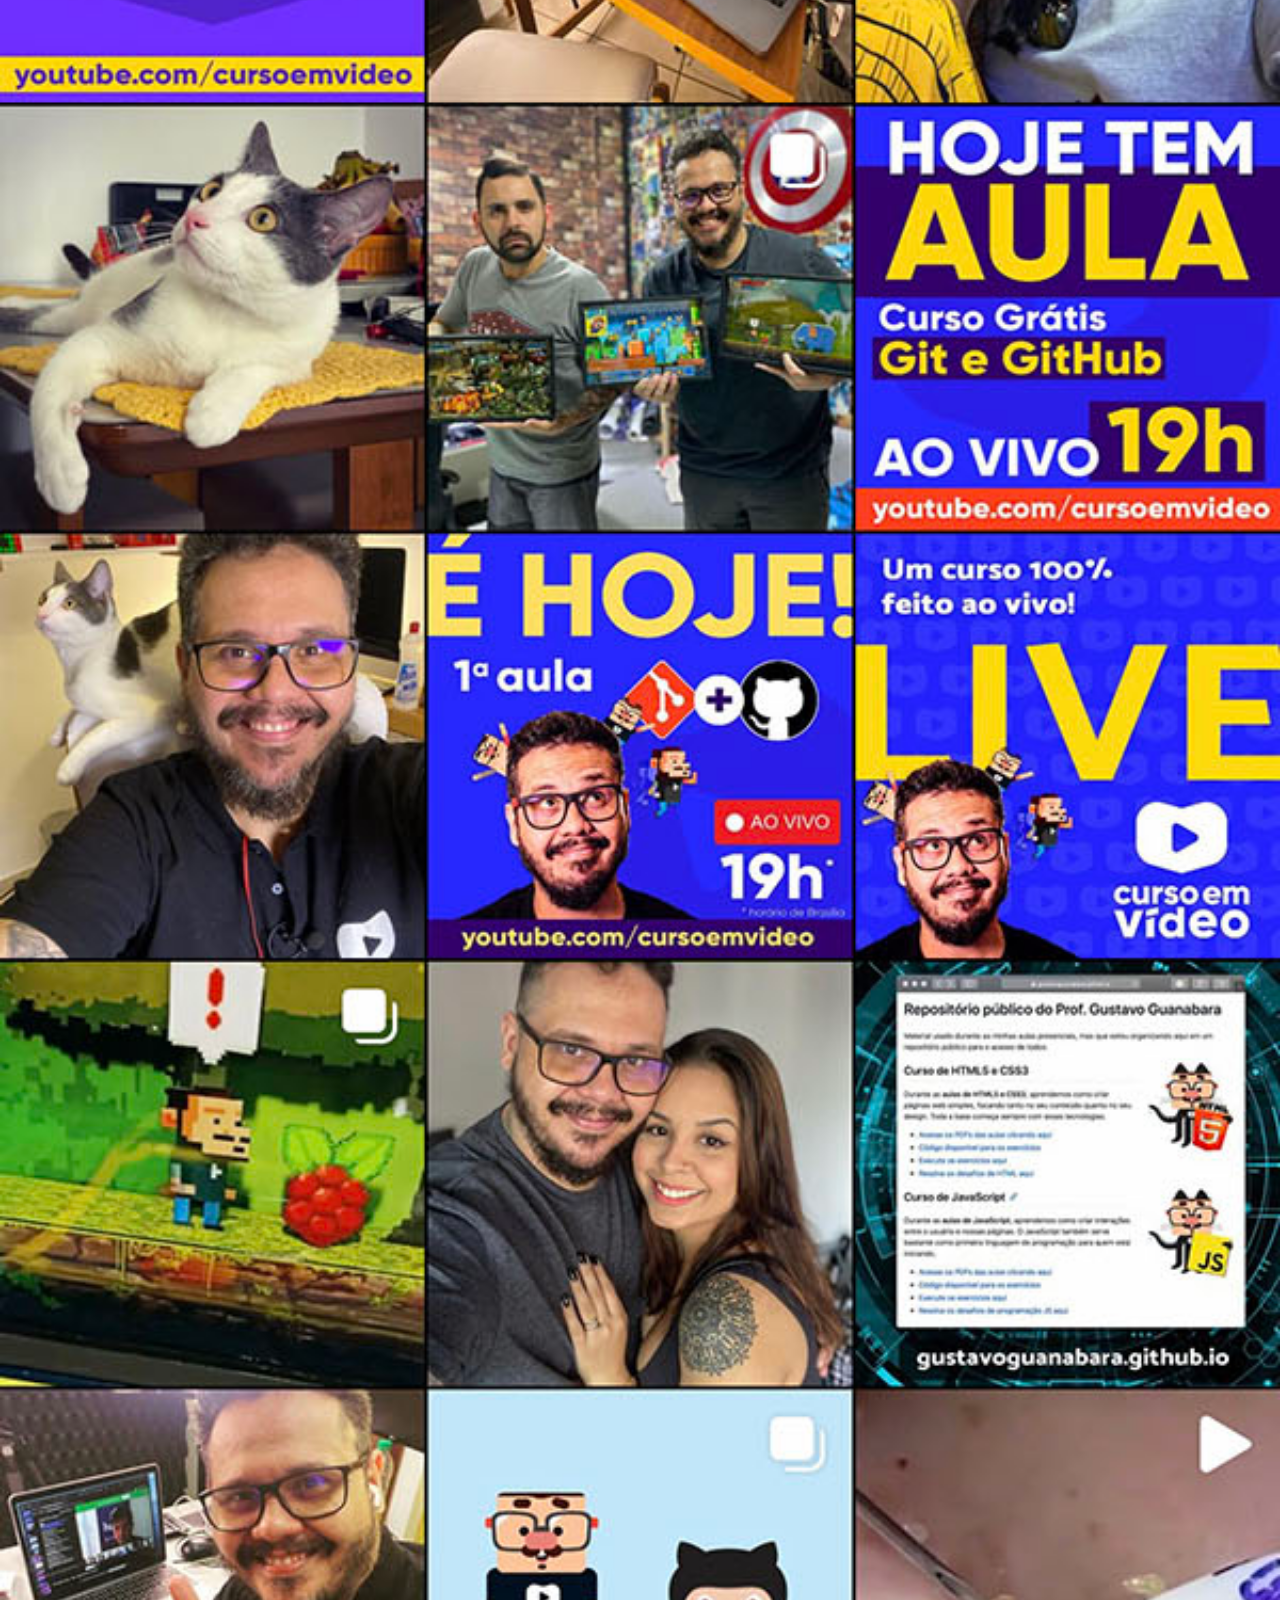
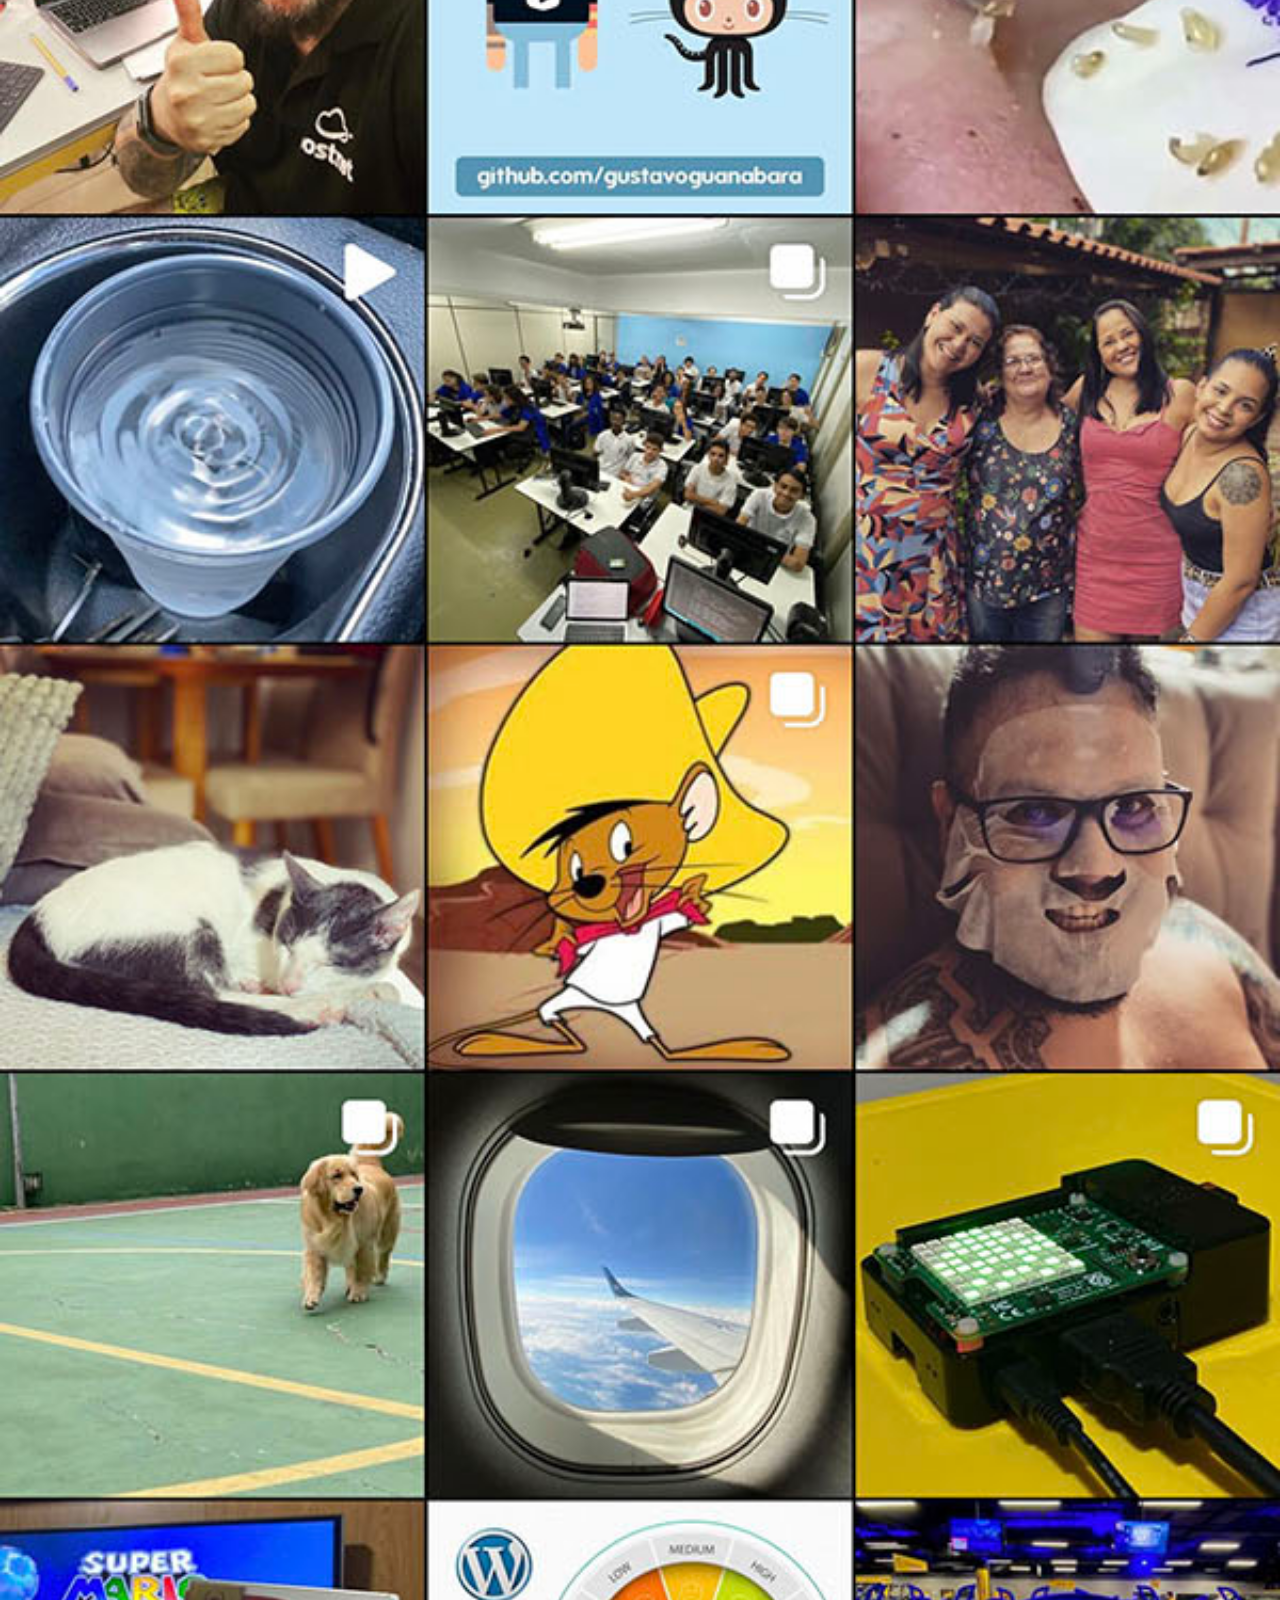
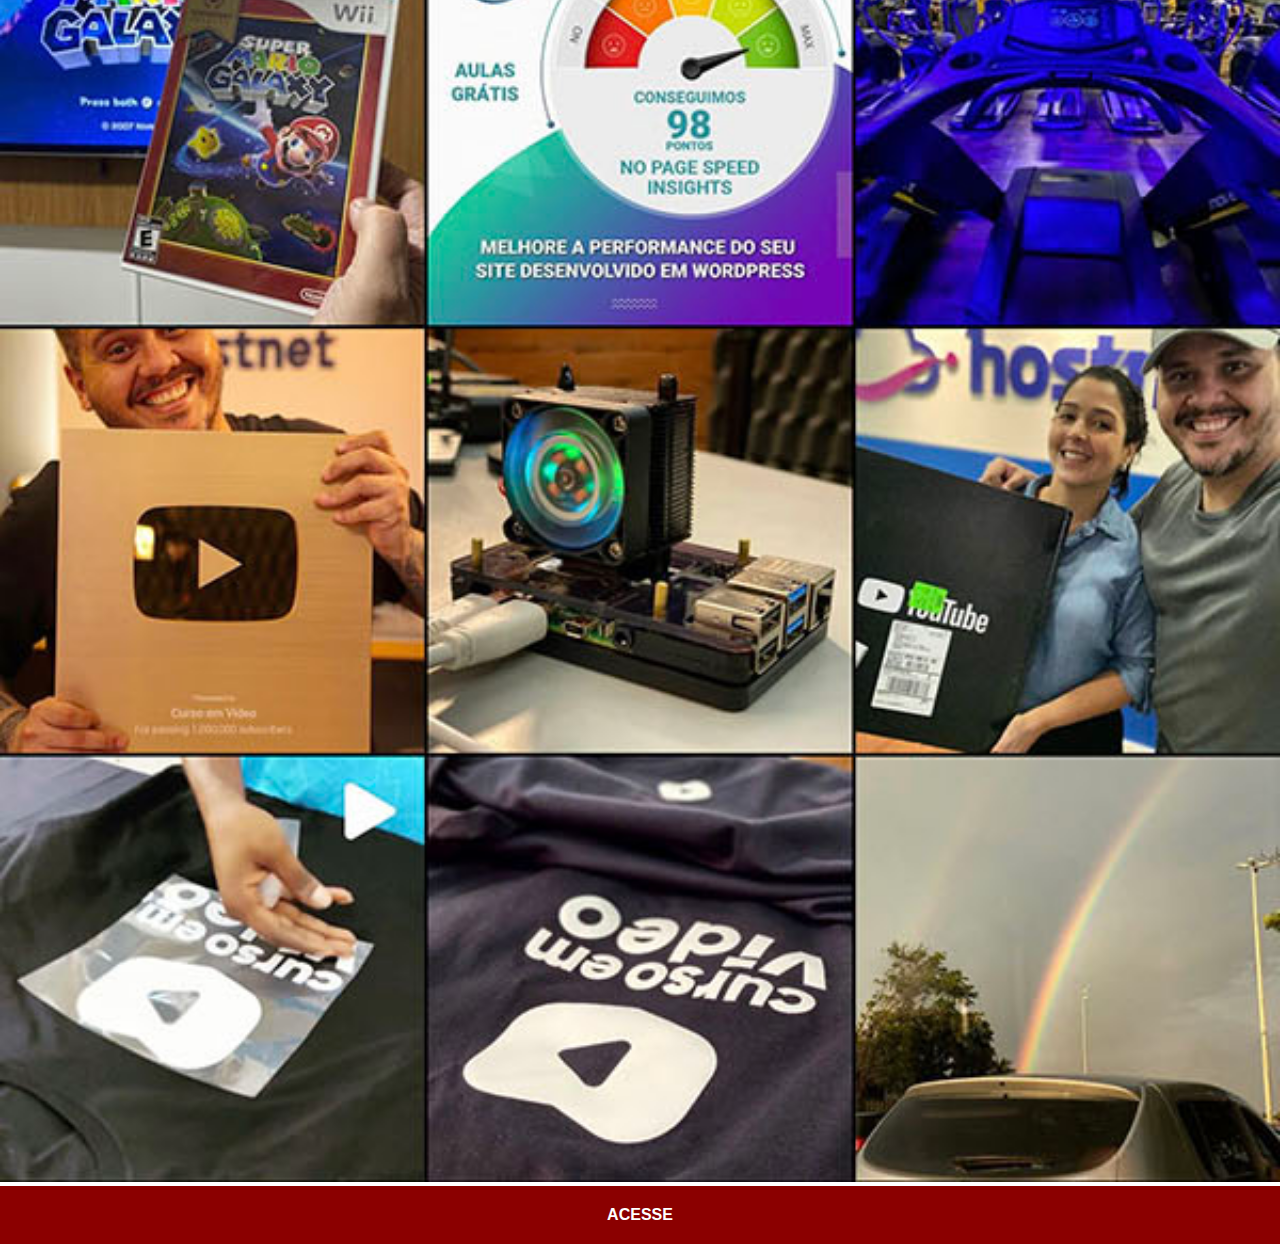
<file: instagram.html>
<!DOCTYPE html>
<html lang="pt-br">
<head>
    <meta charset="UTF-8">
    <meta http-equiv="X-UA-Compatible" content="IE=edge">
    <meta name="viewport" content="width=device-width, initial-scale=1.0">
    <title>Instagram</title>
    <link rel="stylesheet" href="estilos/social.css">
</head>
<body>
    <img src="imagens/tela-instagram.jpg" alt="Instagram">
    <a href="https://www.instagram.com/gustavoguanabara/" target="_blank">ACESSE</a>
</body>
</html>
</file>
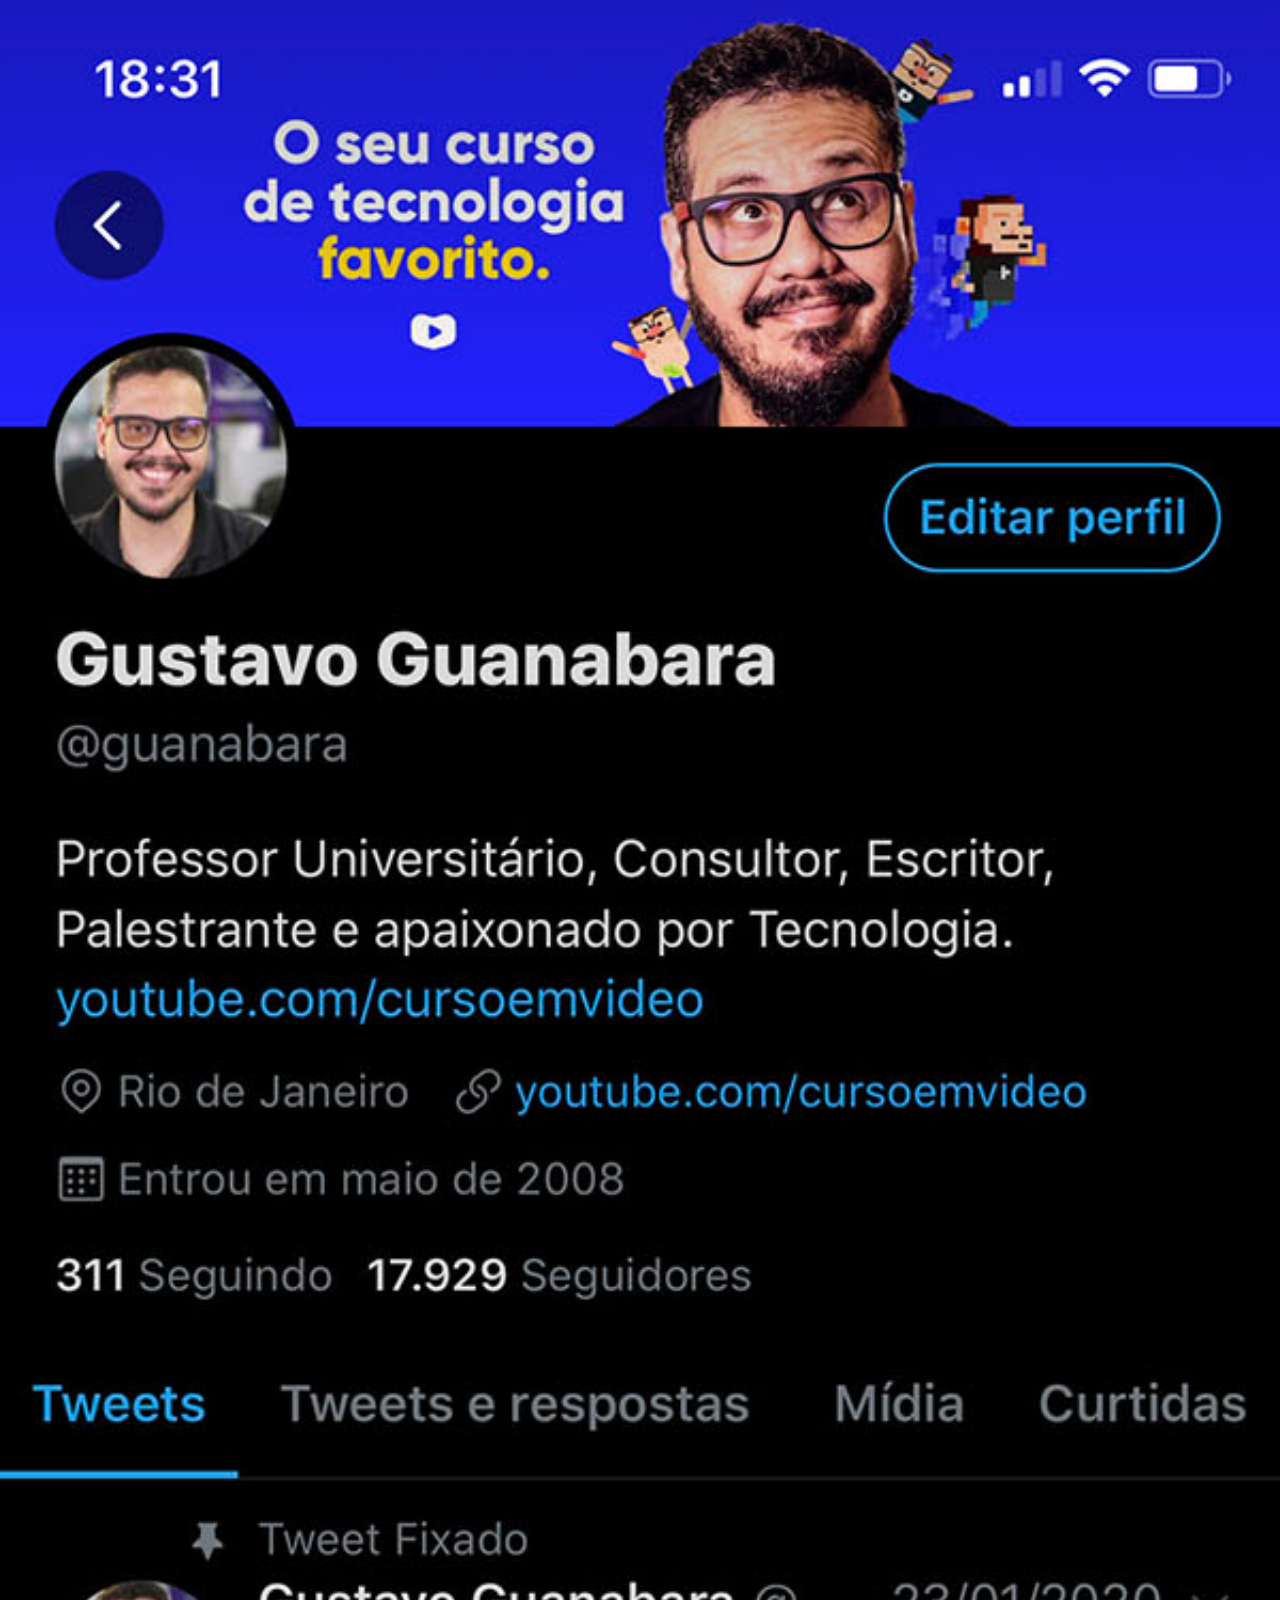
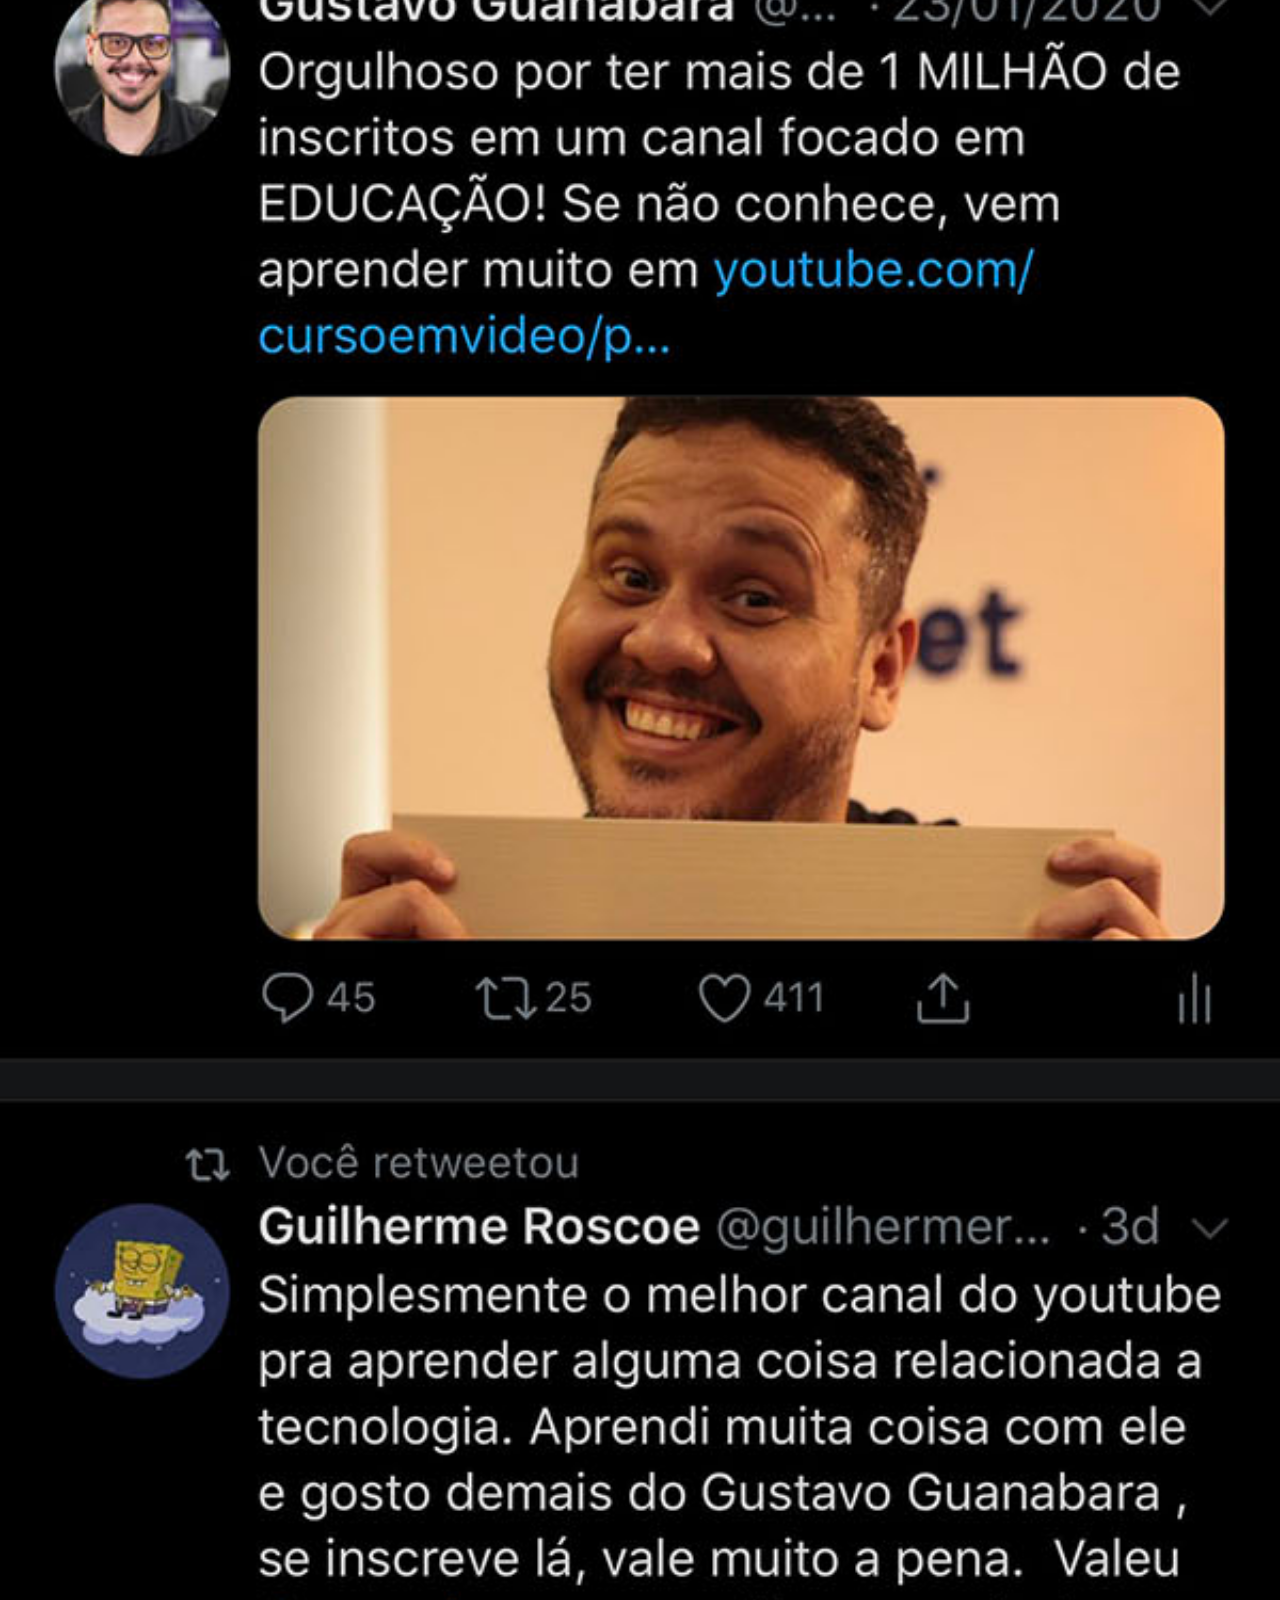
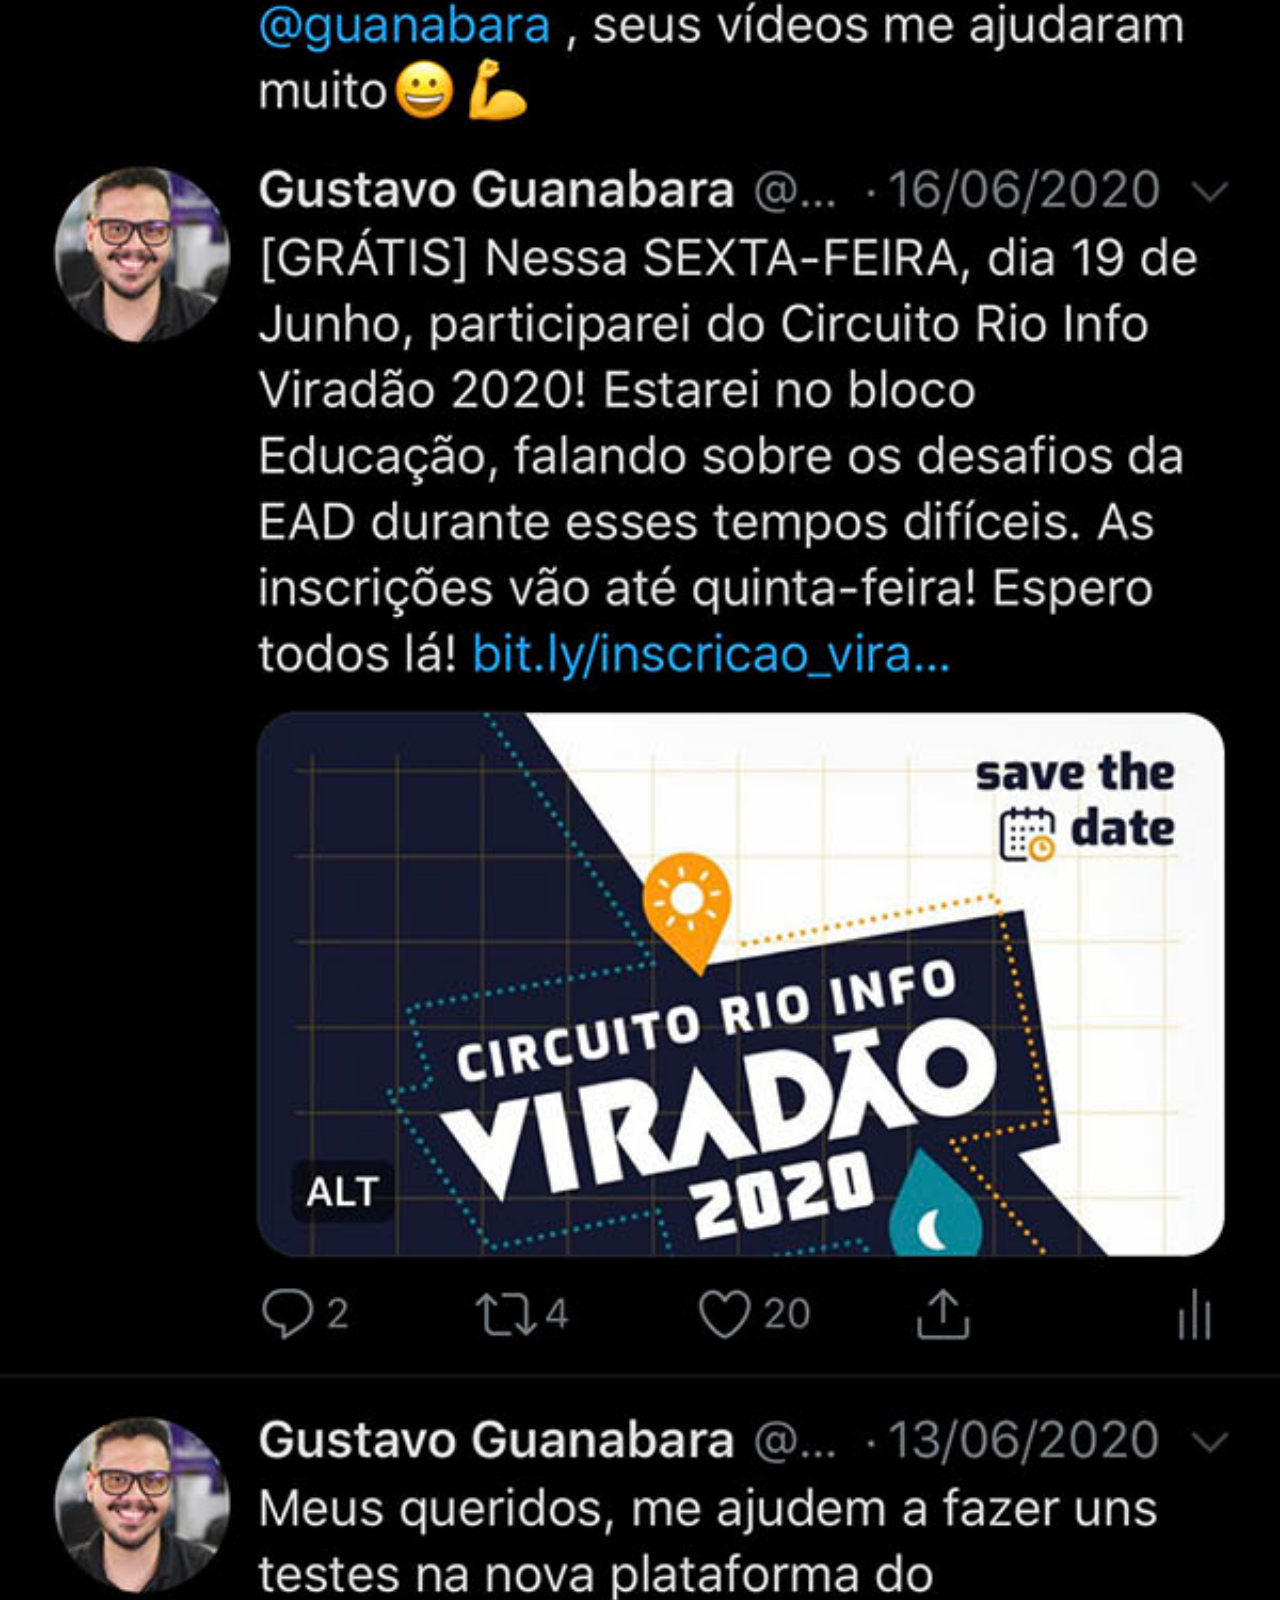
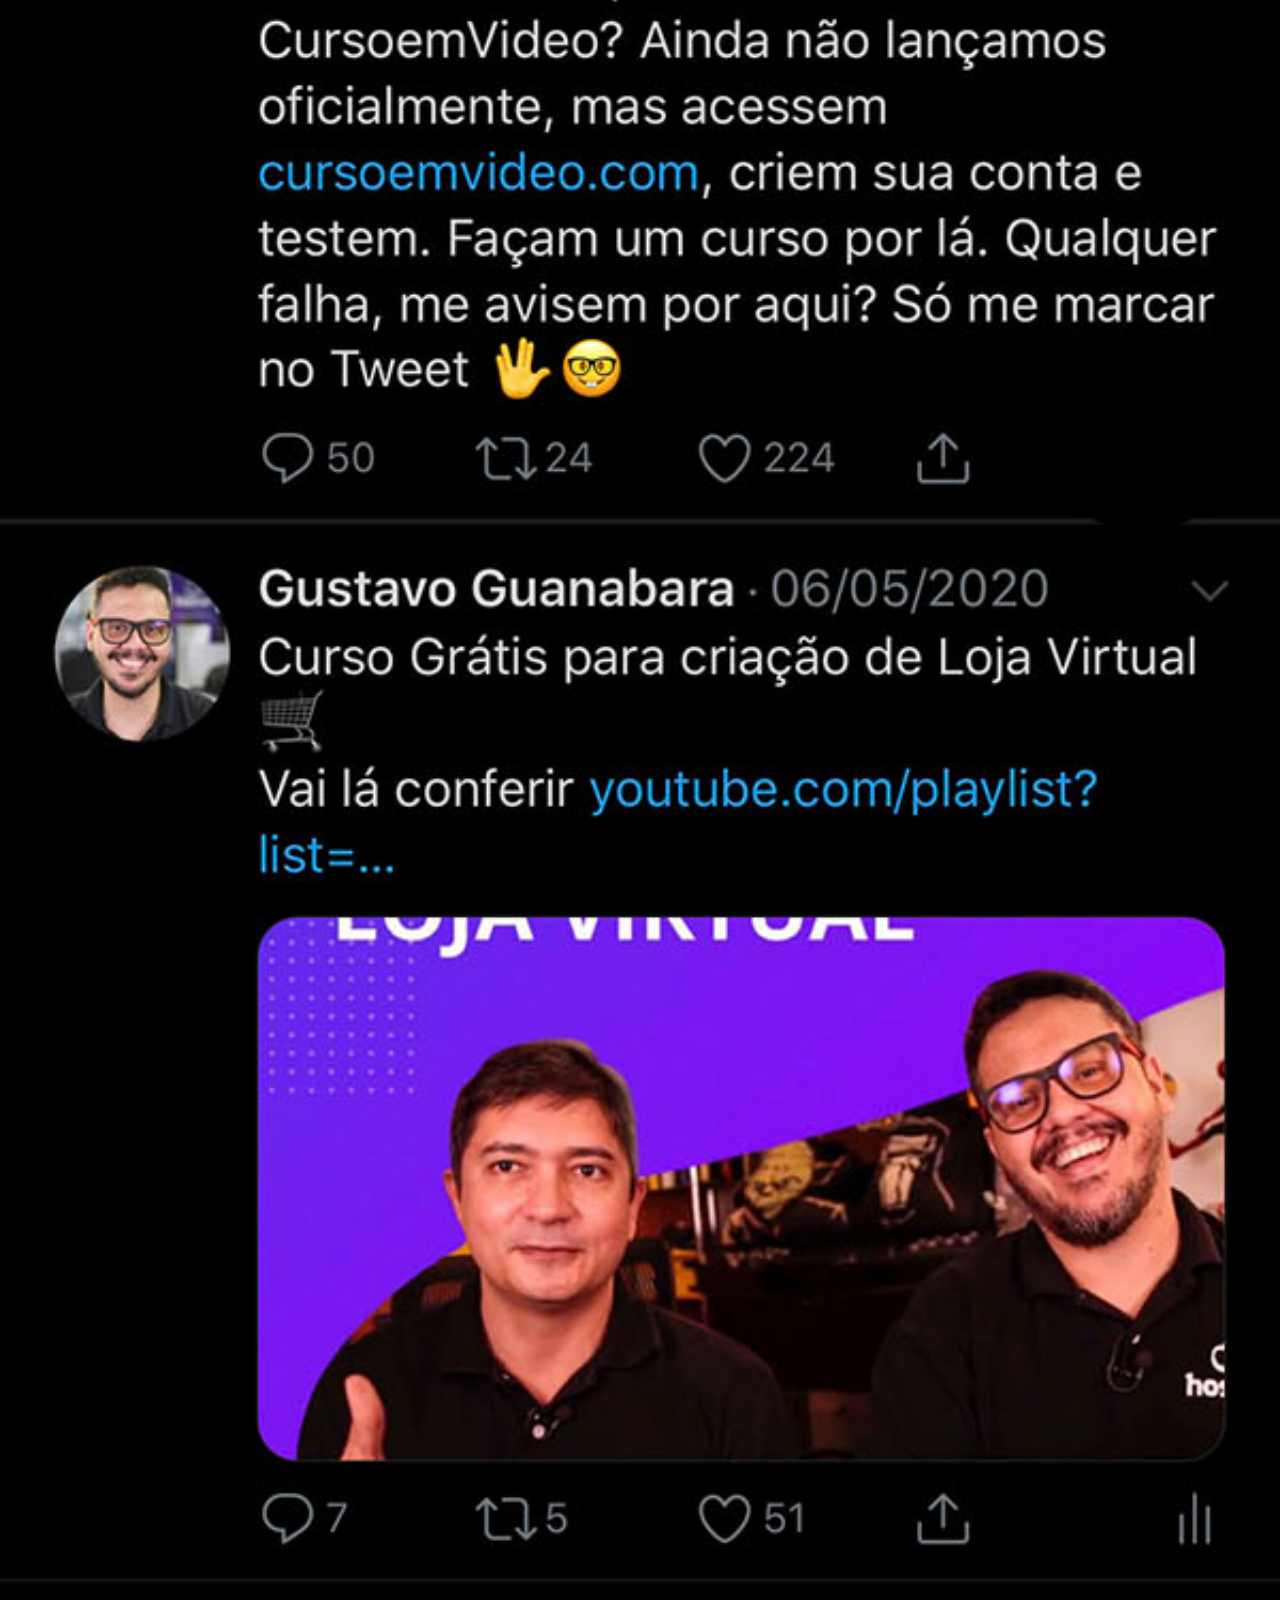
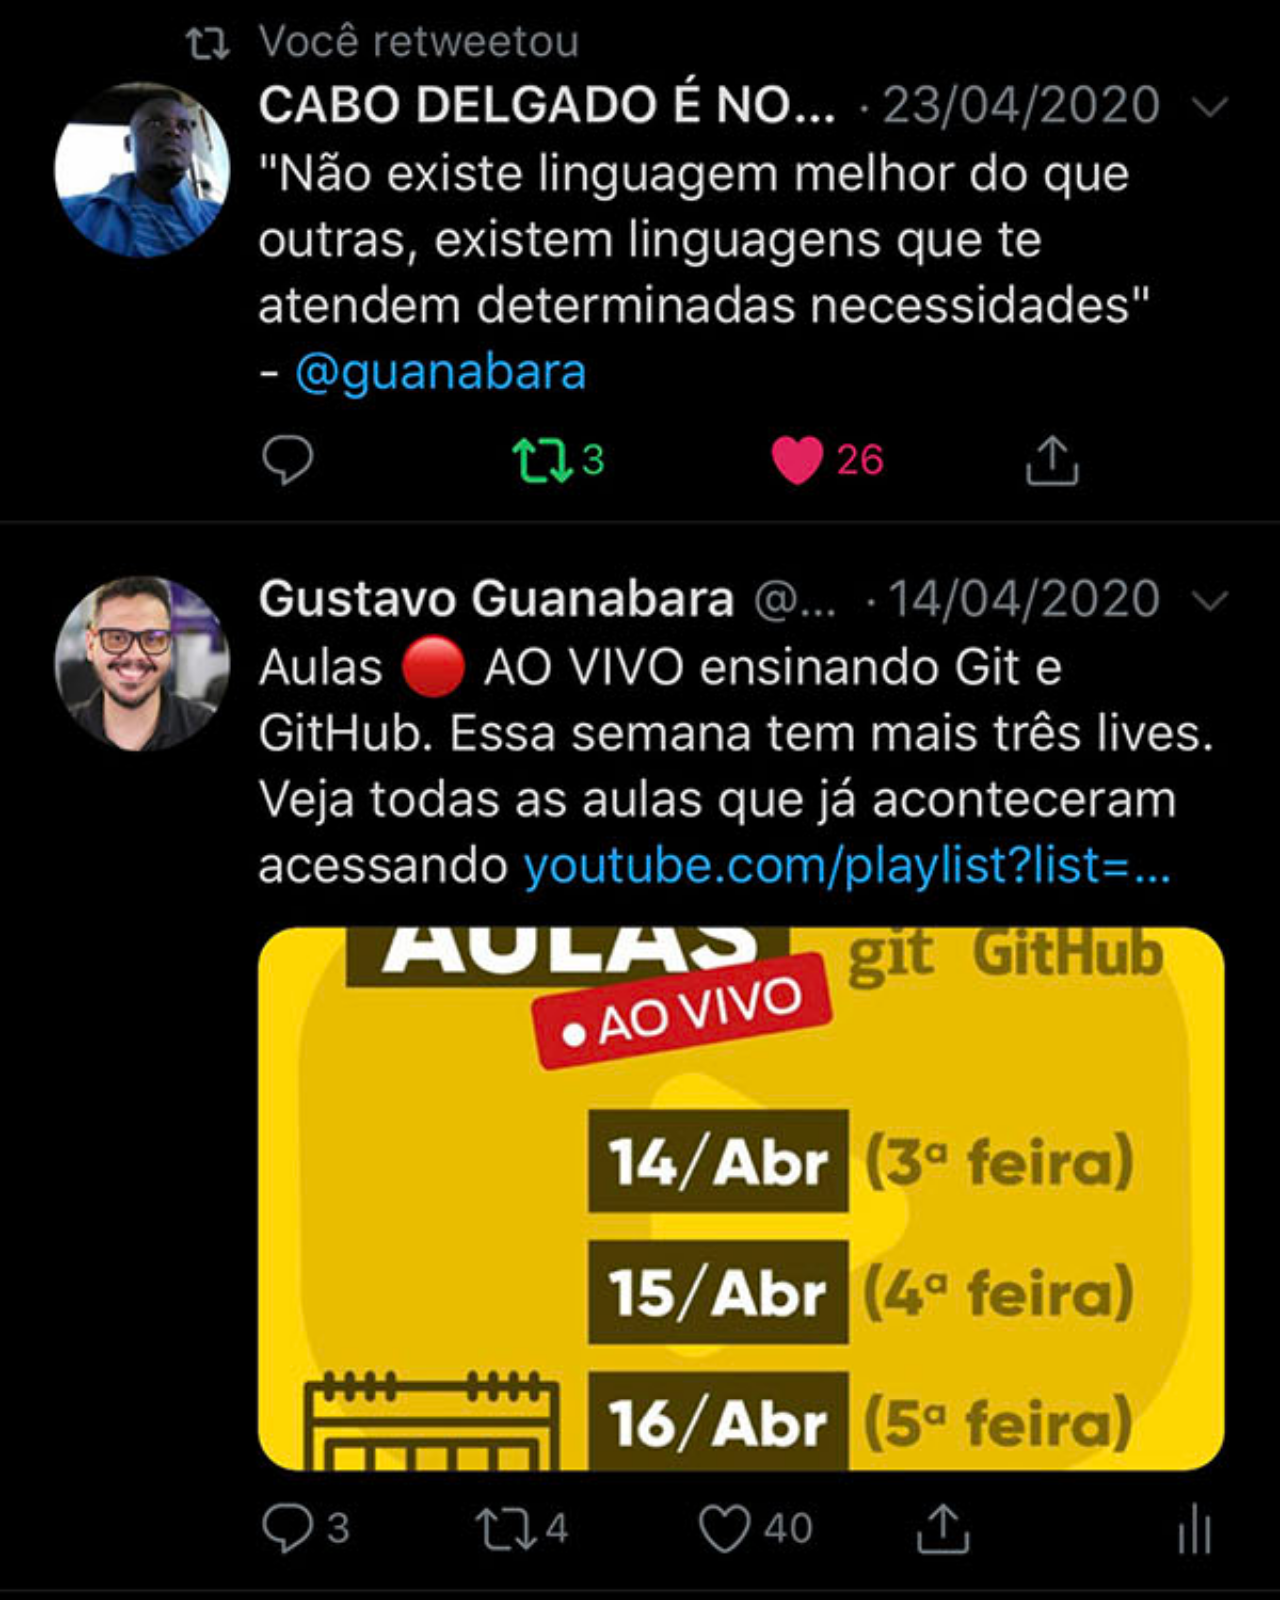
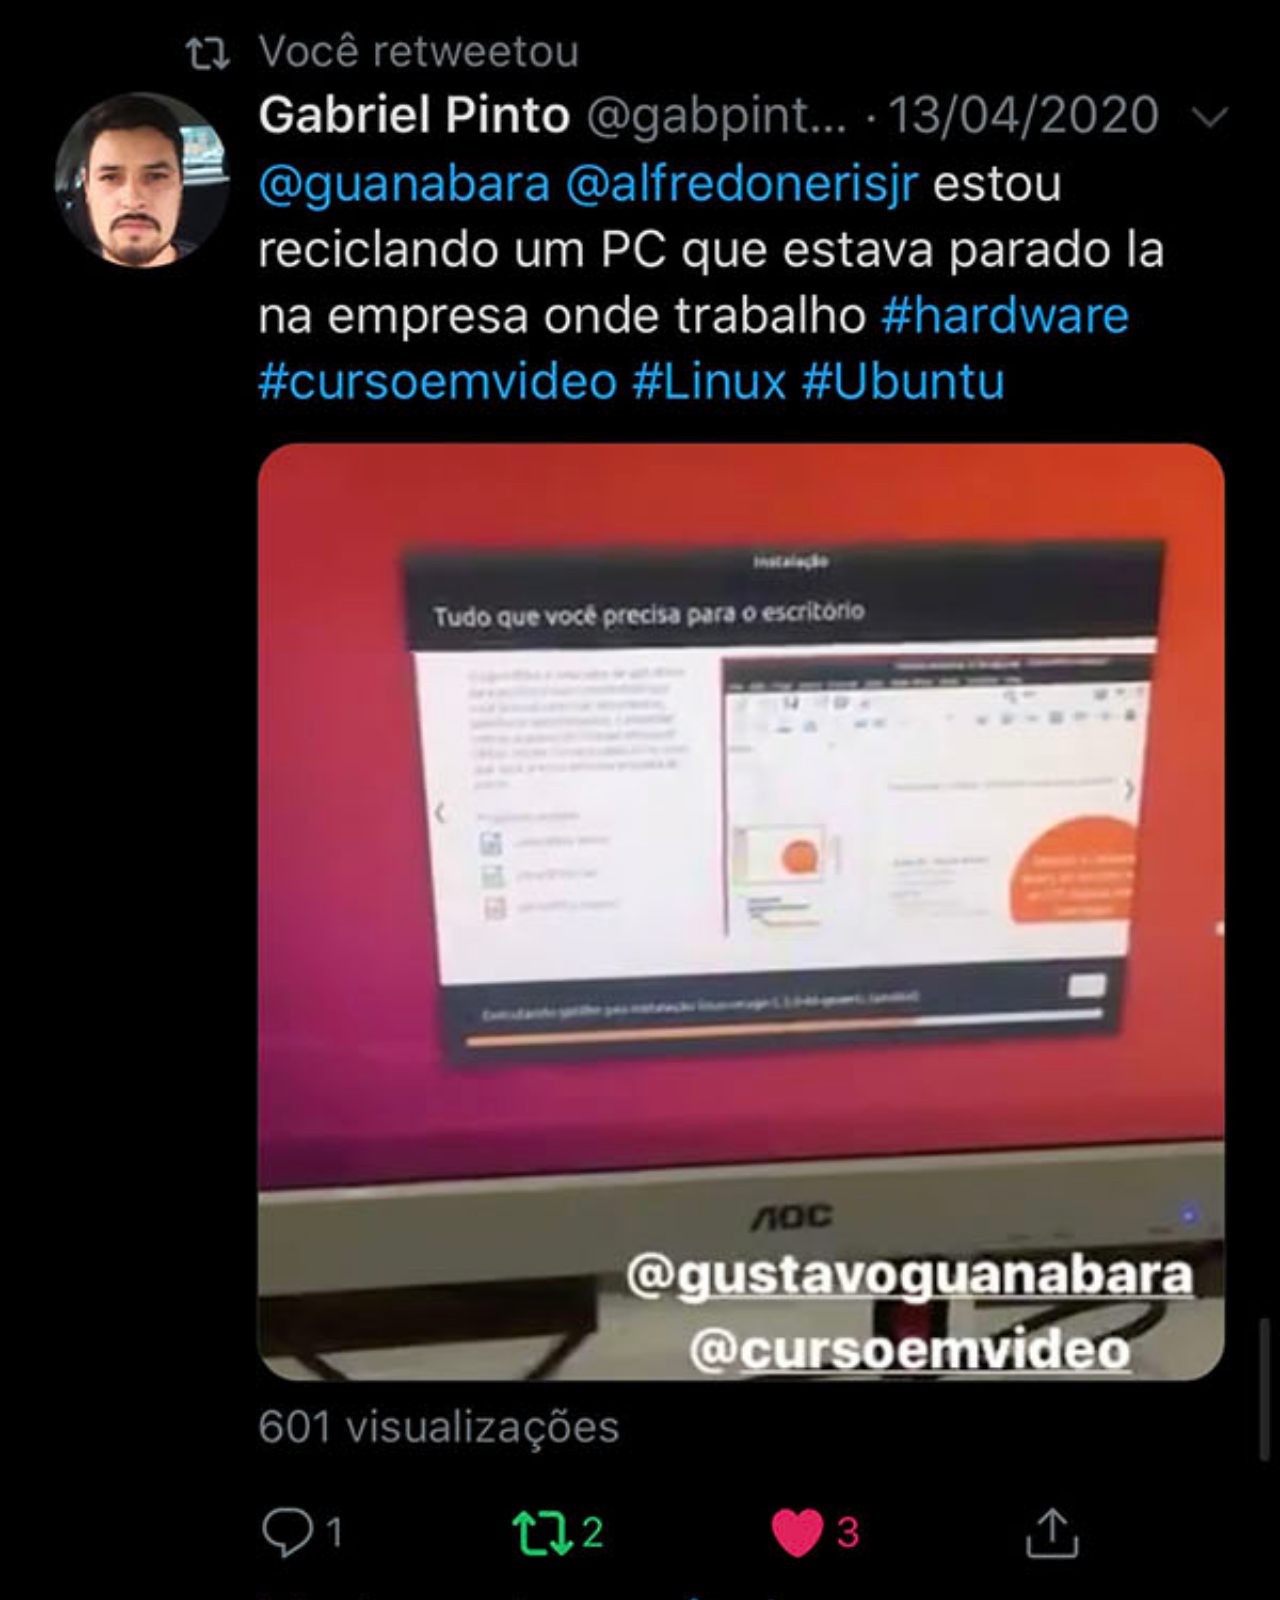
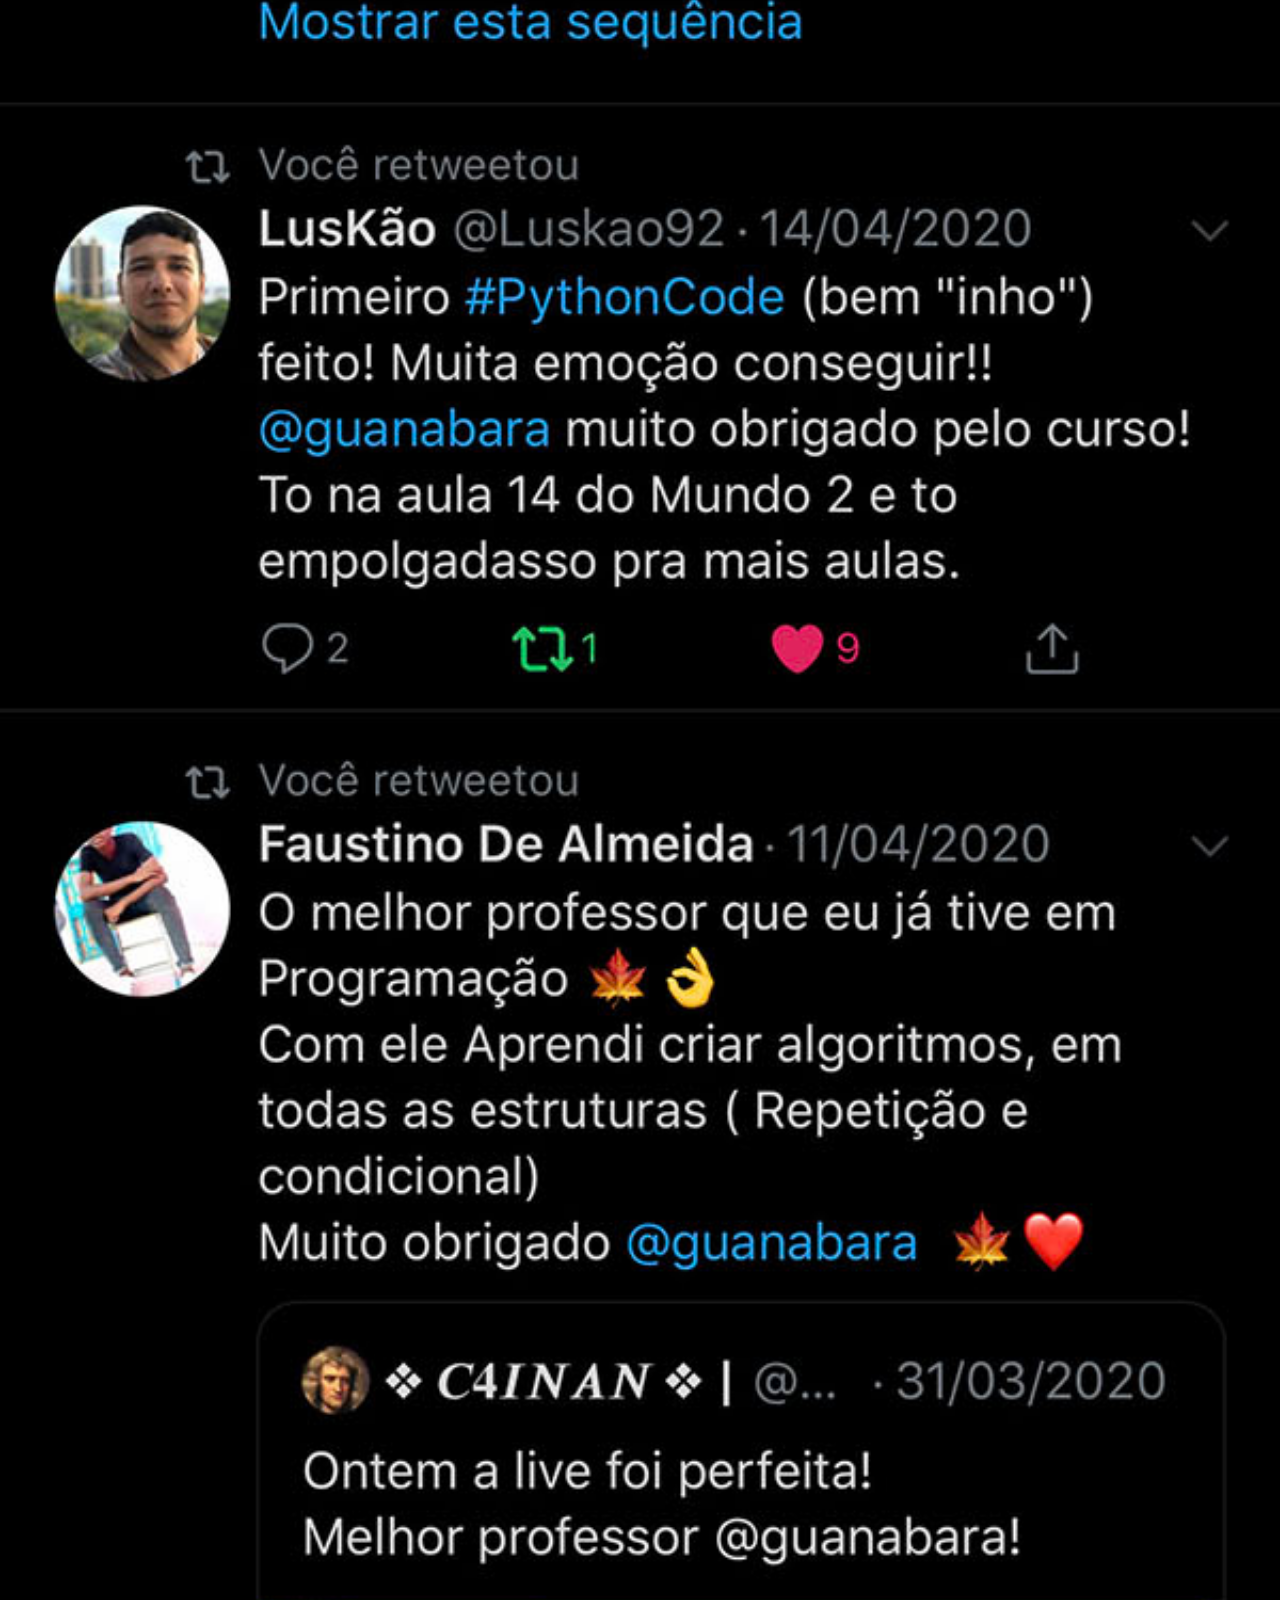
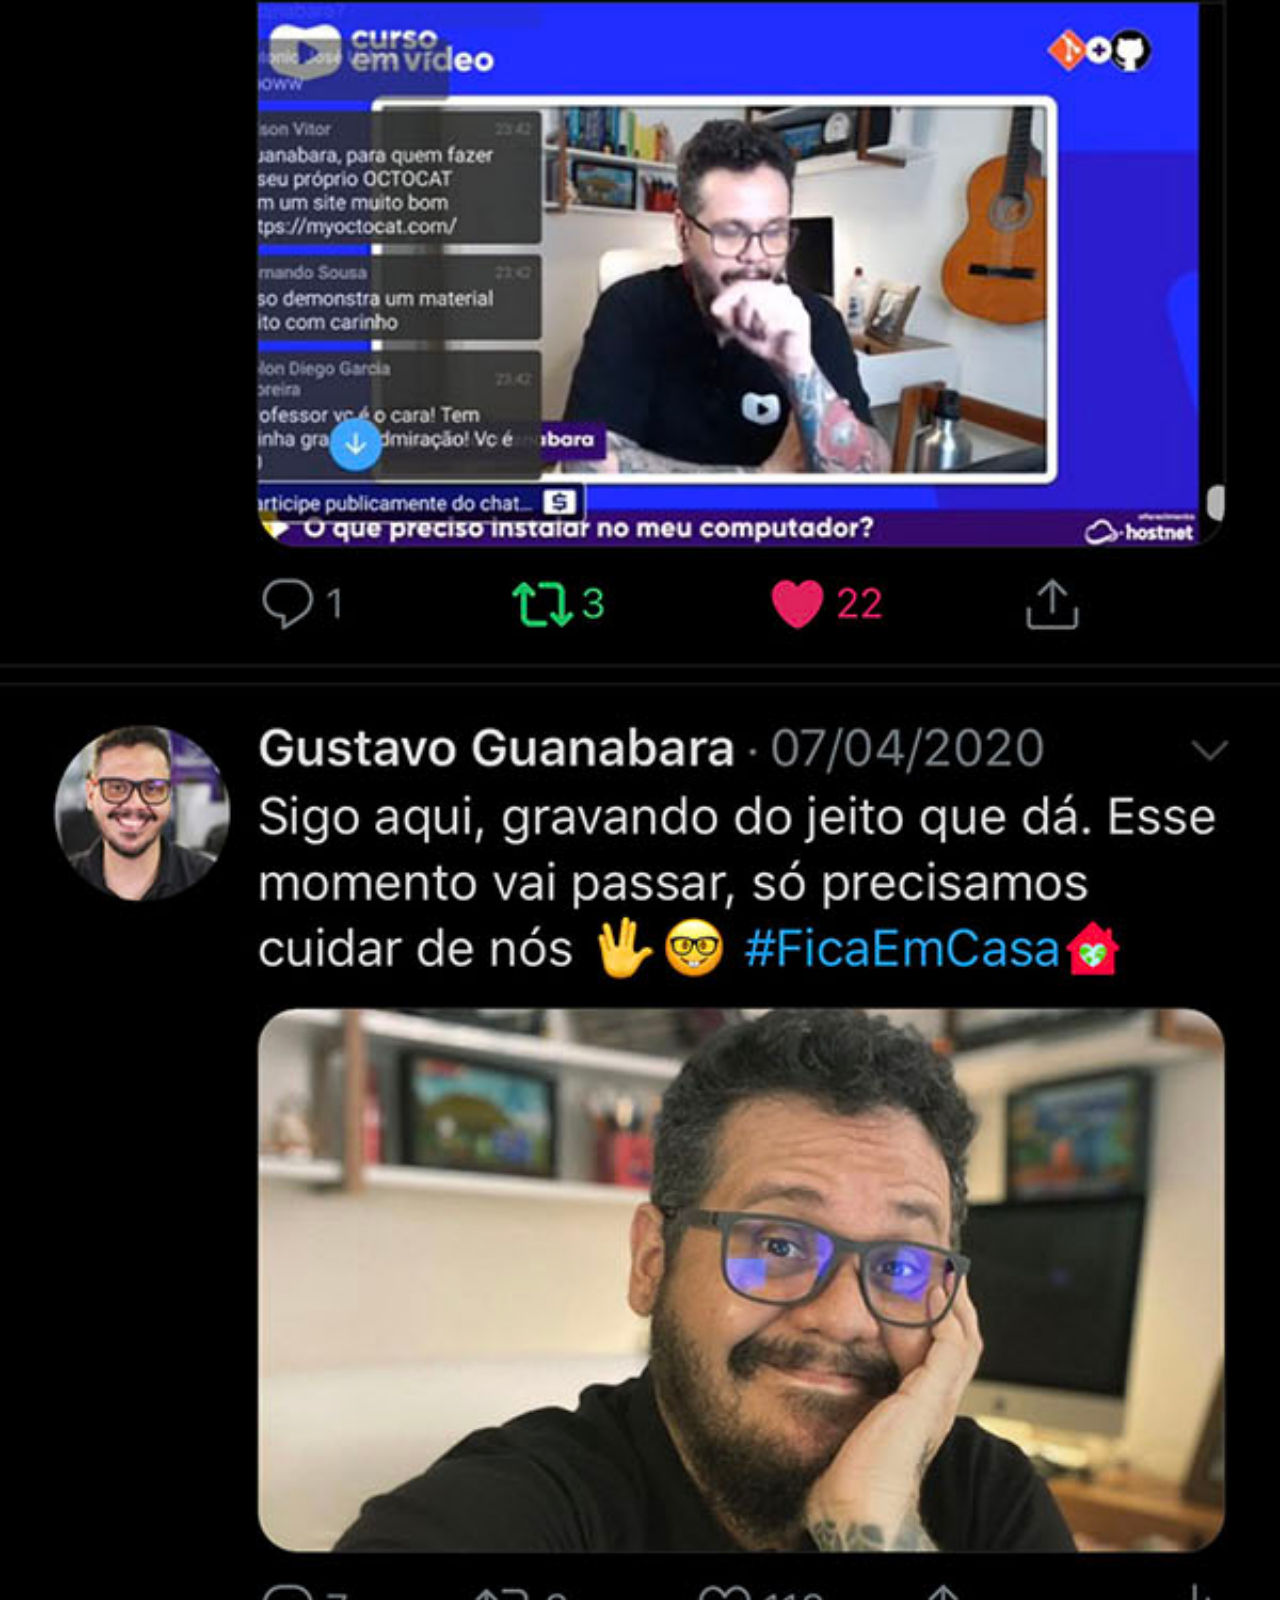
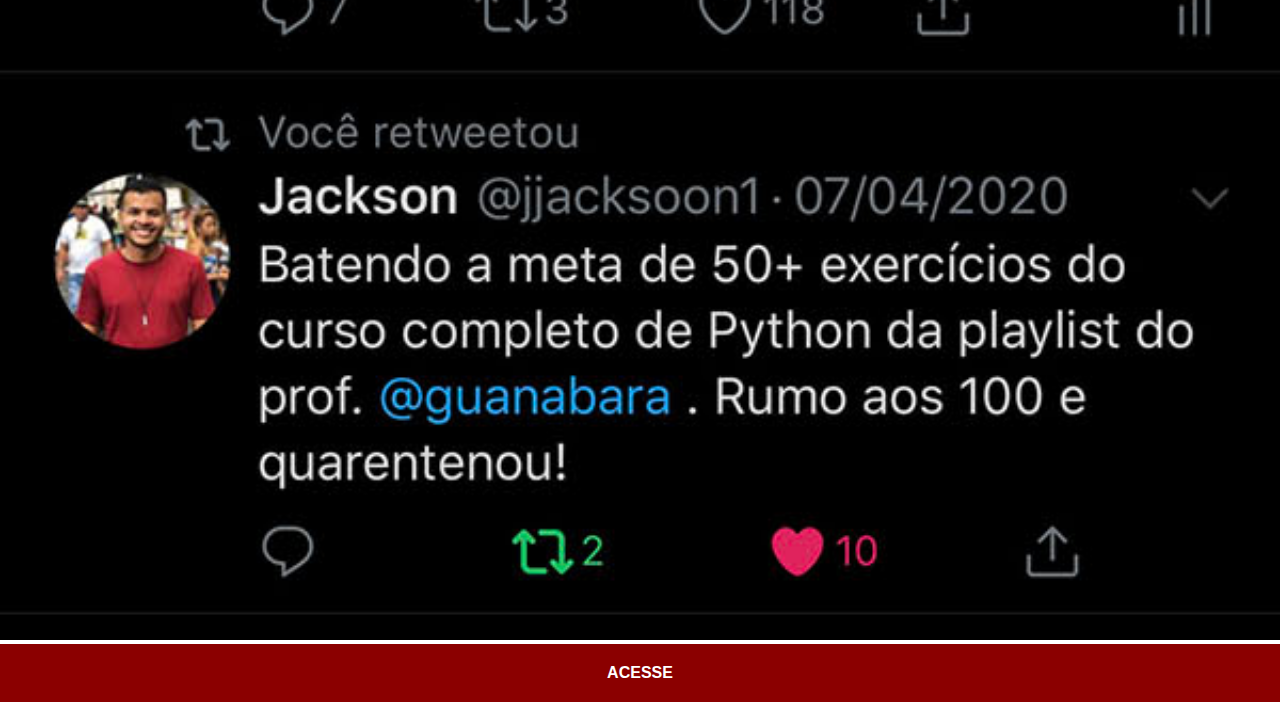
<file: twitter.html>
<!DOCTYPE html>
<html lang="pt-br">
<head>
    <meta charset="UTF-8">
    <meta http-equiv="X-UA-Compatible" content="IE=edge">
    <meta name="viewport" content="width=device-width, initial-scale=1.0">
    <title>Twitter</title>
    <link rel="stylesheet" href="estilos/social.css">
</head>
<body>
    <img src="imagens/tela-twitter.jpg" alt="Twitter">
    <a href="https://twitter.com/guanabara" target="_blank">ACESSE</a>
</body>
</html>
</file>
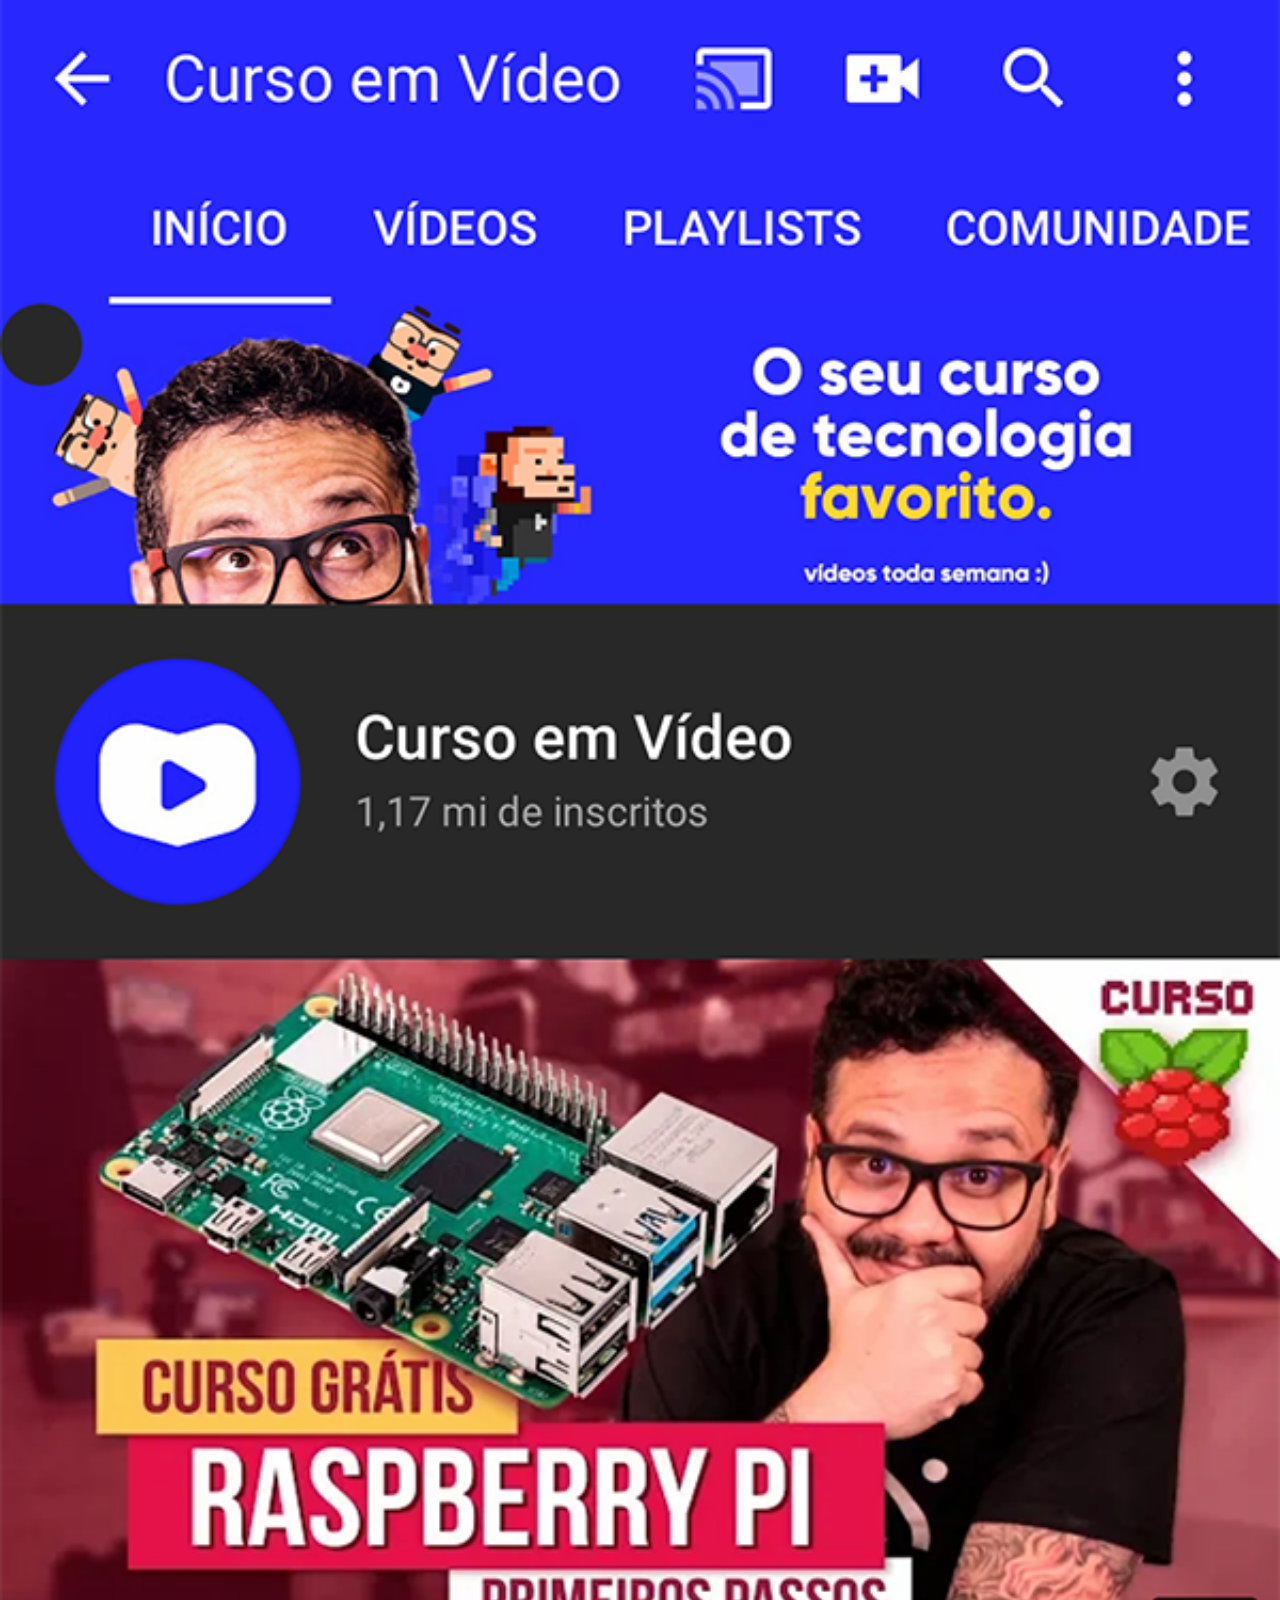
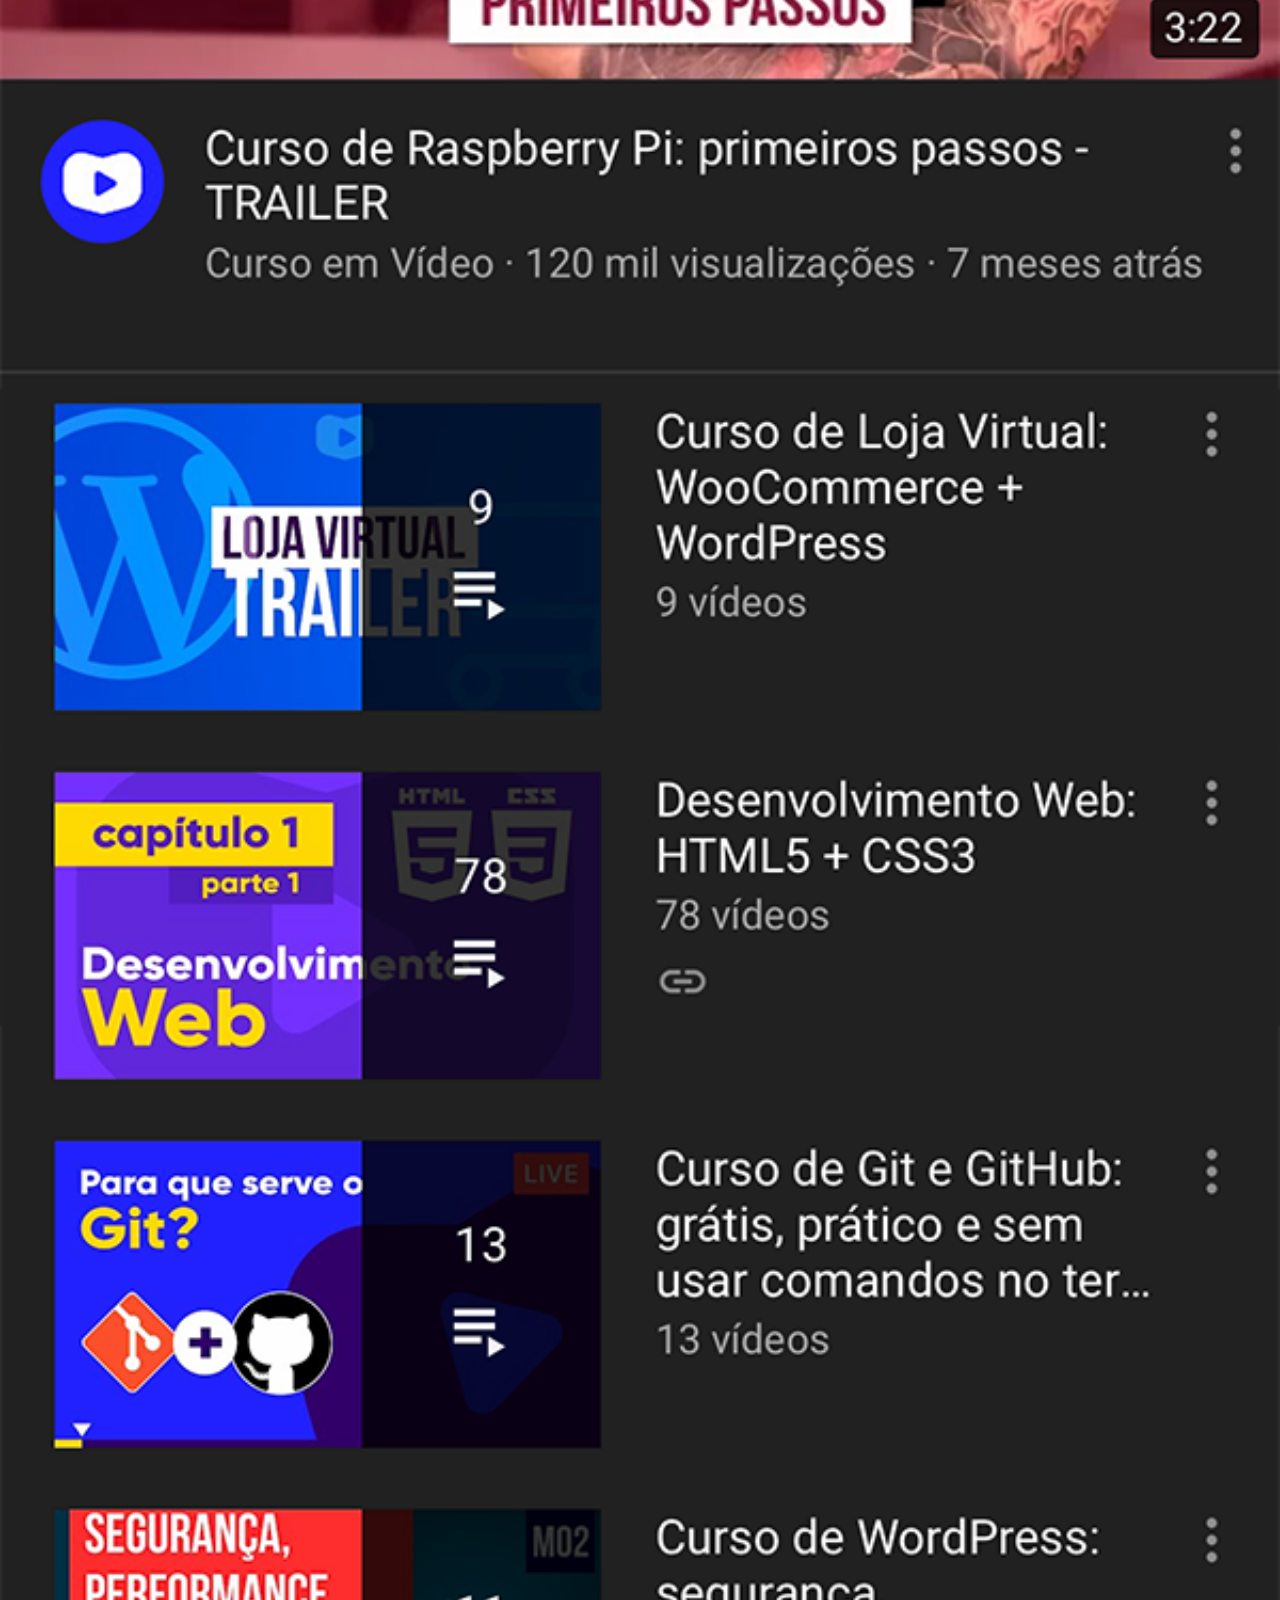
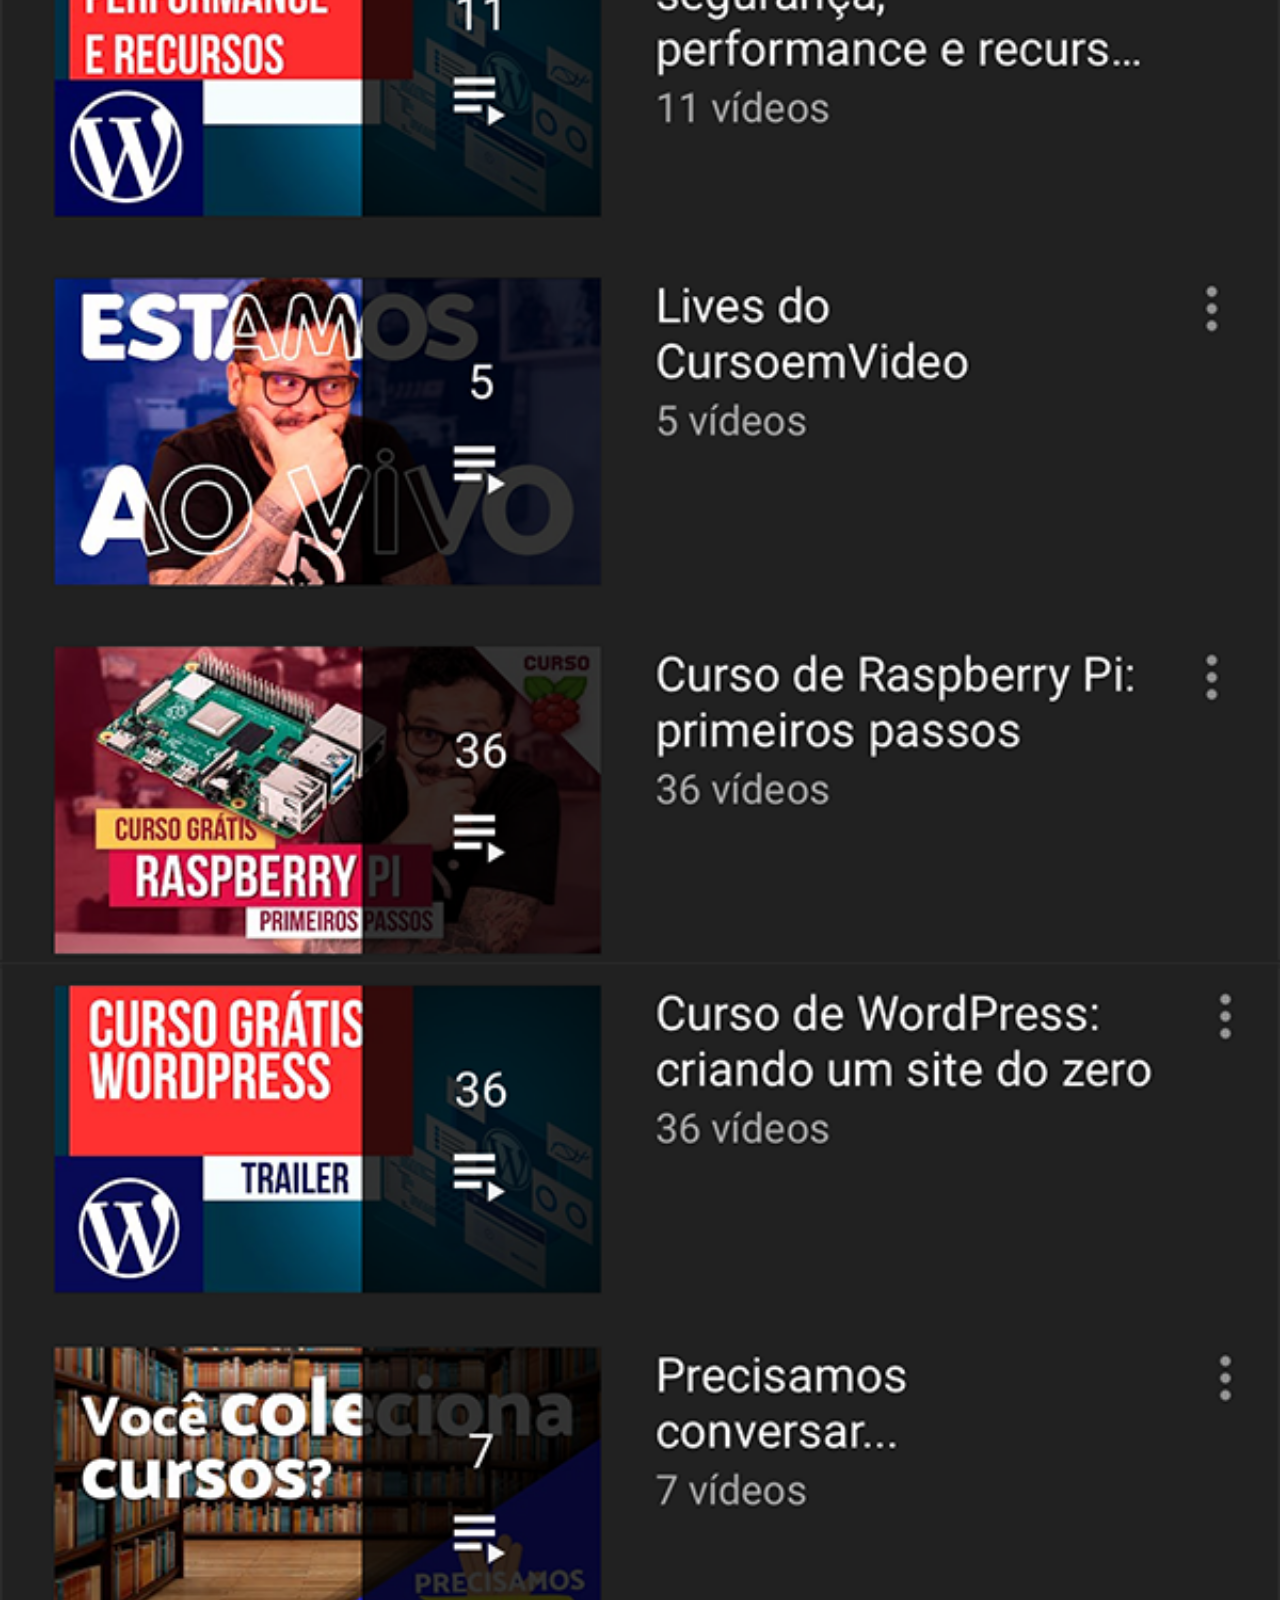
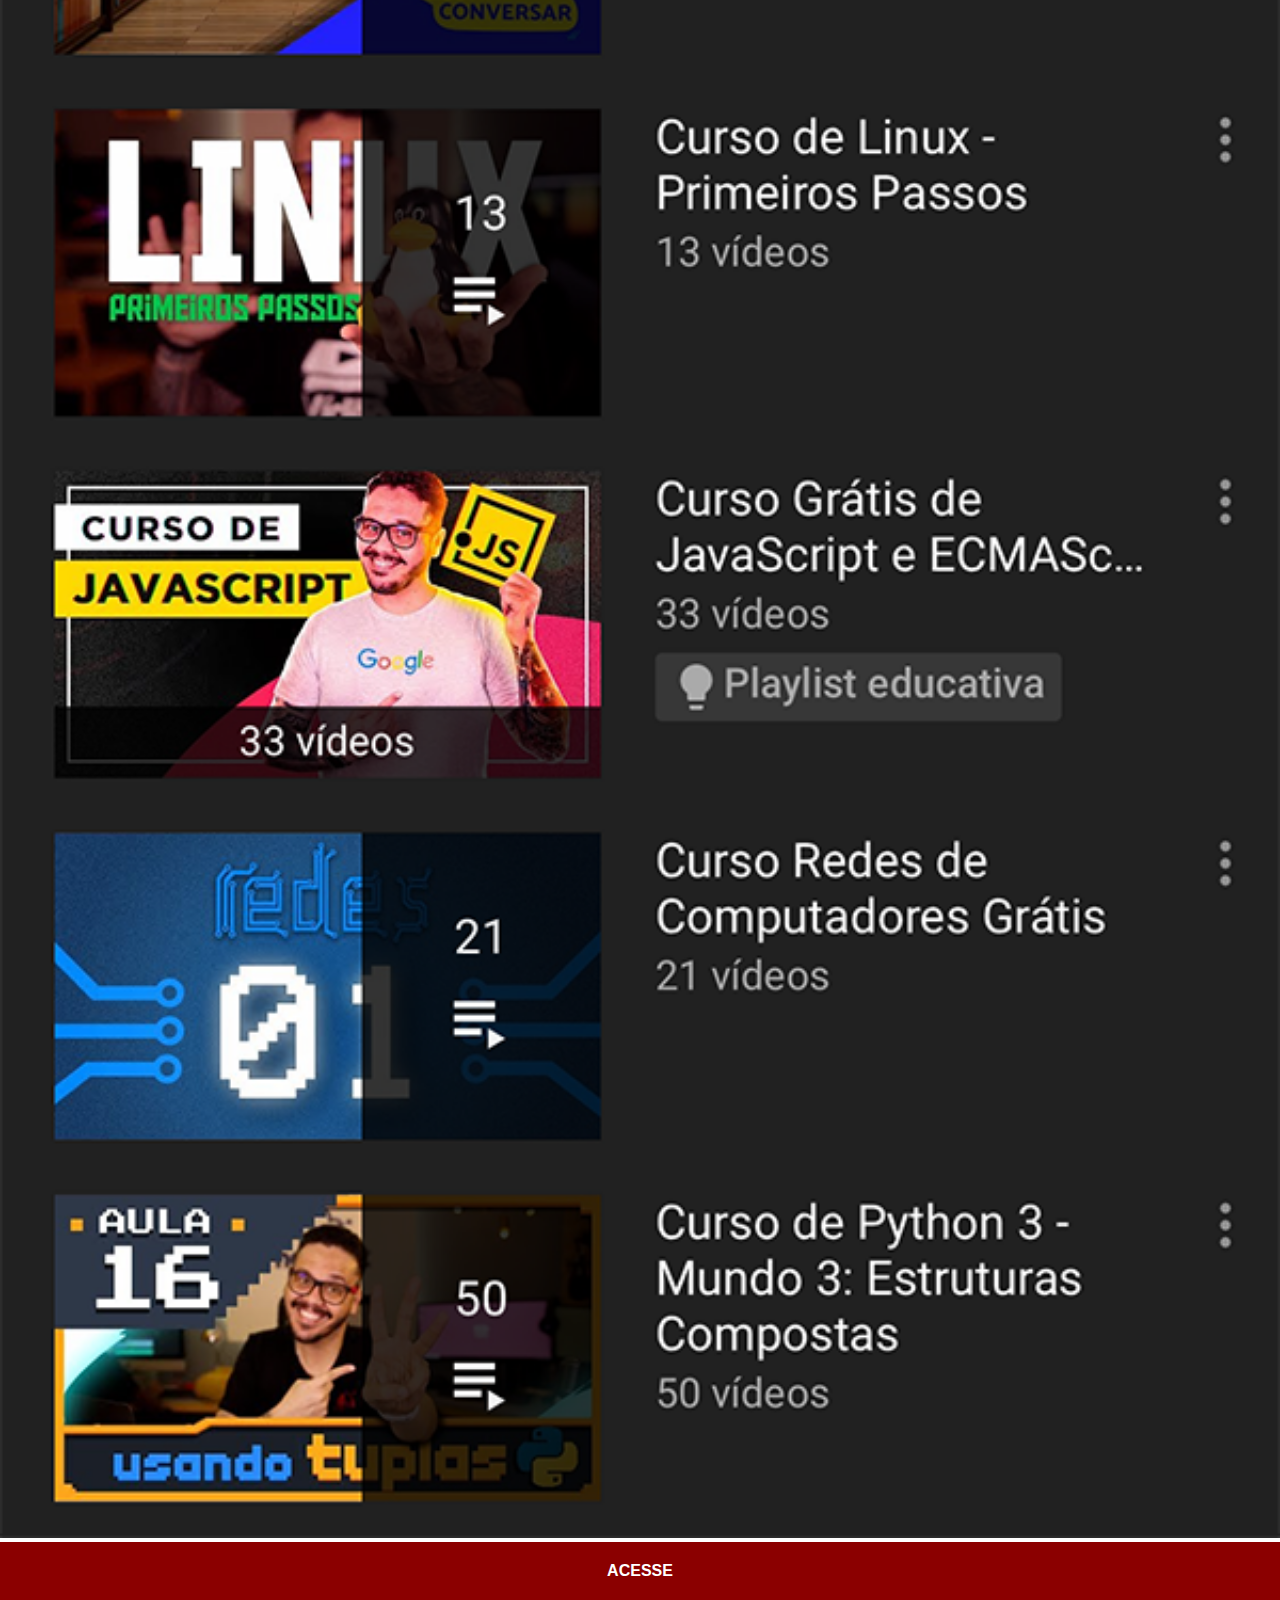
<file: youtube.html>
<!DOCTYPE html>
<html lang="pt-br">
<head>
    <meta charset="UTF-8">
    <meta http-equiv="X-UA-Compatible" content="IE=edge">
    <meta name="viewport" content="width=device-width, initial-scale=1.0">
    <title>Youtube</title>
    <link rel="stylesheet" href="estilos/social.css">
</head>
<body>
    <img src="imagens/tela-youtube.png" alt="Youtube">
    <a href="https://www.youtube.com/cursoemvideo" target="_blank">ACESSE</a>
</body>
</html>
</file>
<file: estilos/style.css>
@charset "UTF-8";

* {
    margin: 0px;
    padding: 0px;
    font-family: Arial, Helvetica, sans-serif;
}

html, body {
    height: 100vh;
    width: 100vw;
    background-color: black;
}

body {
    background: url(../imagens/fundo-madeira.jpg) no-repeat top center;
    background-size: cover;
    background-attachment: fixed;
}

main {
    height: 100vh;
    position: relative;
}

#telefone {
    position: absolute;
    top: 50%;
    left: 50%;
    transform: translate(-50%, -50%);
    height: 627px;
    width: 311px;
    background: url(../imagens/frame-iphone.png) no-repeat;
}

#tela {
    position: relative;
    top: 80px;
    left: 22px;
    width: 267px;
    height: 471px;
}

#redes-sociais {
    text-align: right;
}

#redes-sociais img {
    width: 50px;
    margin: 10px;
    border-radius: 50%;
    box-shadow: 2px 2px 5px rgba(0, 0, 0, 0.400);
    box-sizing: border-box;
}

#redes-sociais img:active {
    transform: scale(50%);
}

#redes-sociais img:hover {
    border:  2px solid rgba(255, 255, 255, 0.671);
    transform: translate(-3px, -3px);
    box-shadow: 5px 5px 10px rgba(0, 0, 0, 0.63);
    transition: transform 0.2s, border 1s;
}
</file>
<file: estilos/social.css>
@charset "UTF-8";

* {
    margin: 0px;
    padding: 0px;
    font-family: Arial, Helvetica, sans-serif;
}

::-webkit-scrollbar {
    width: 0px;
    height: 0px;
}

img {
    width: 100vw;
}

a {
    display: block;
    background-color: darkred;
    color: white;
    padding: 20px;
    text-align: center;
    font-weight: bolder;
    text-decoration: none;
}

a:hover {
    background-color: red;
}
</file>
